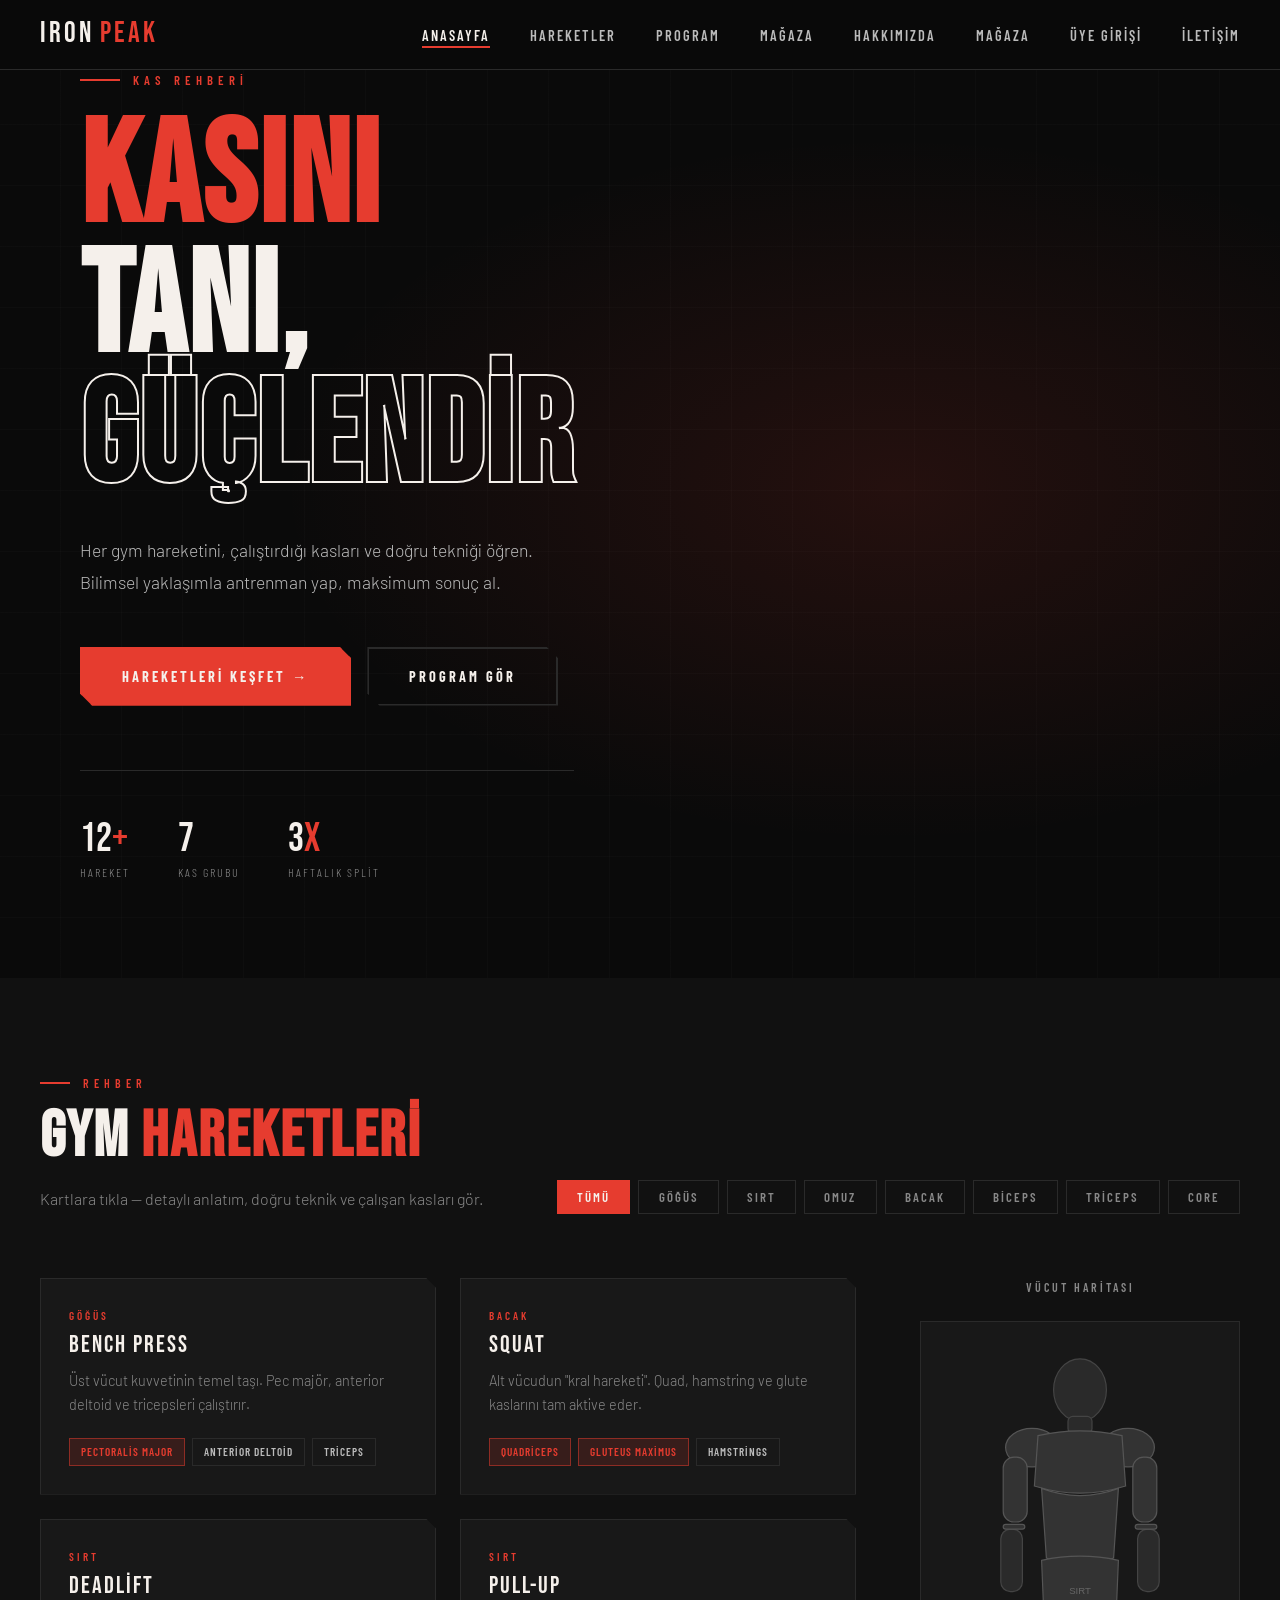
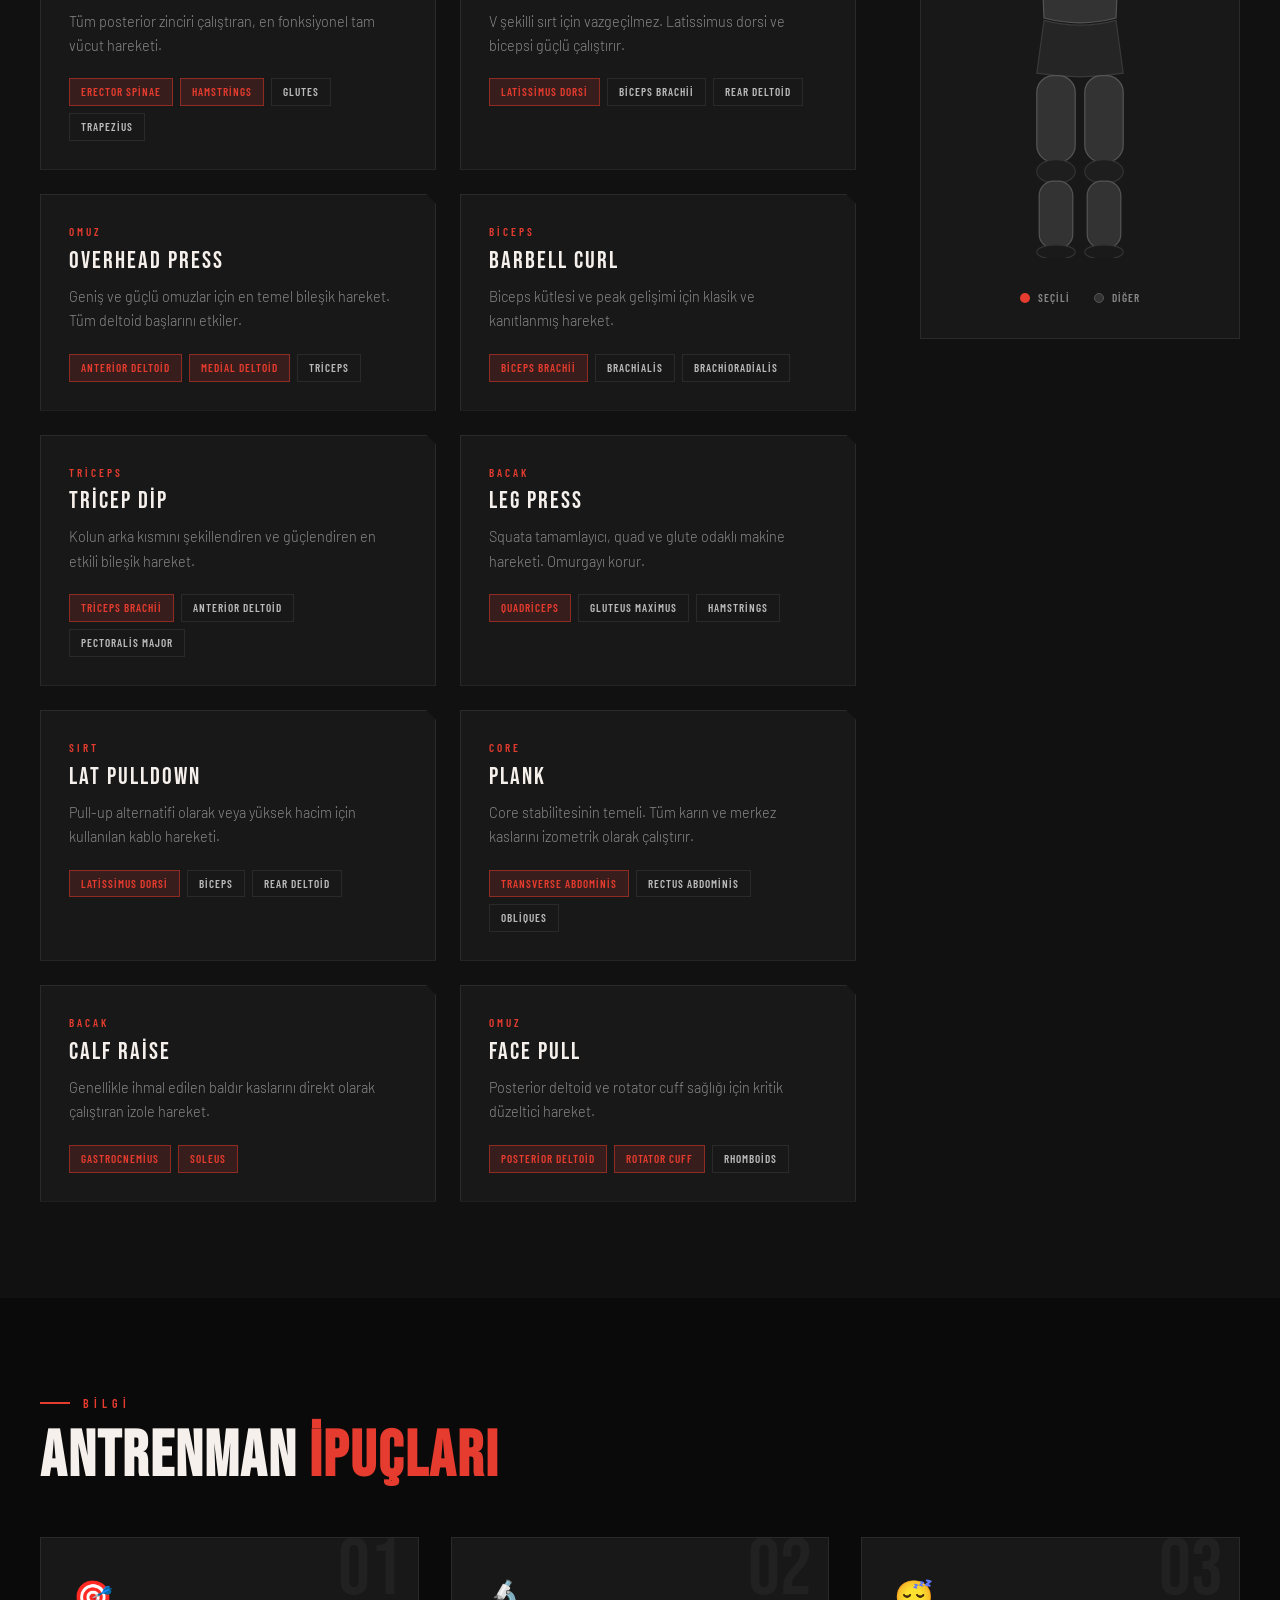
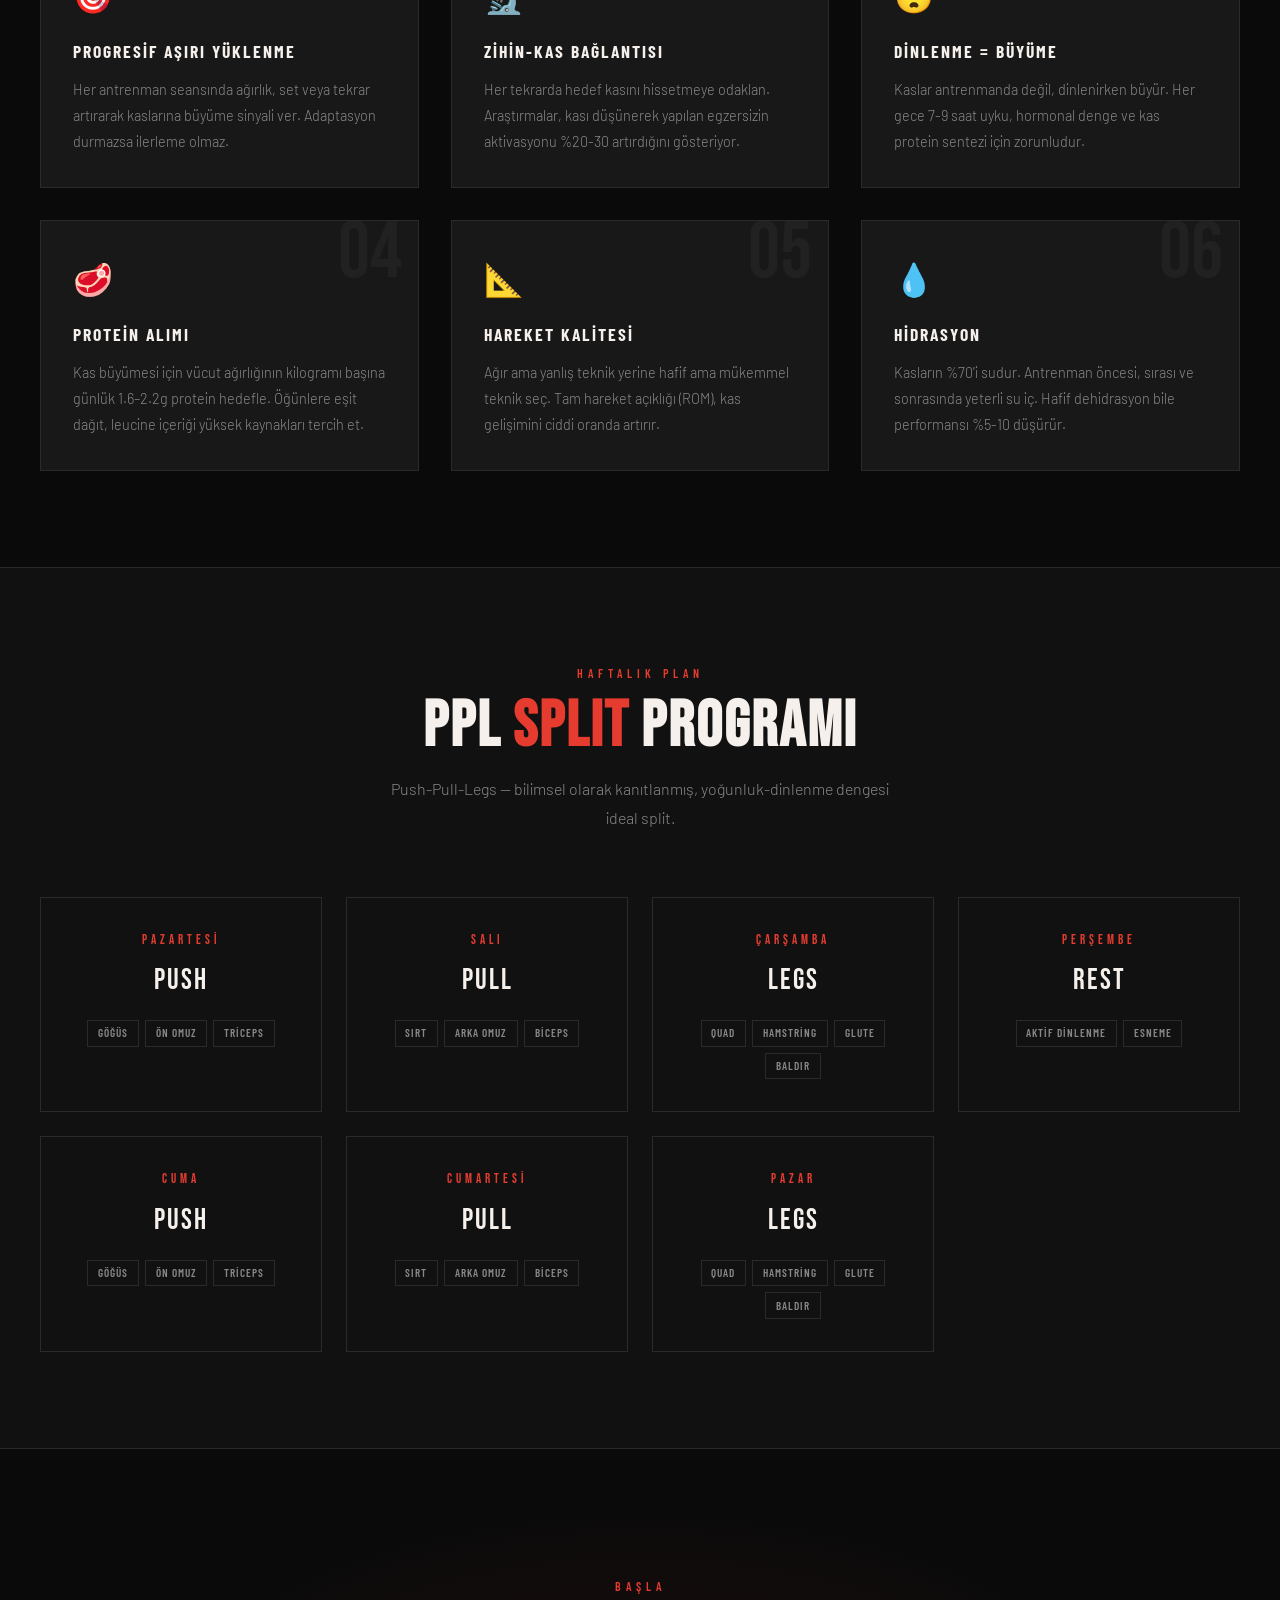
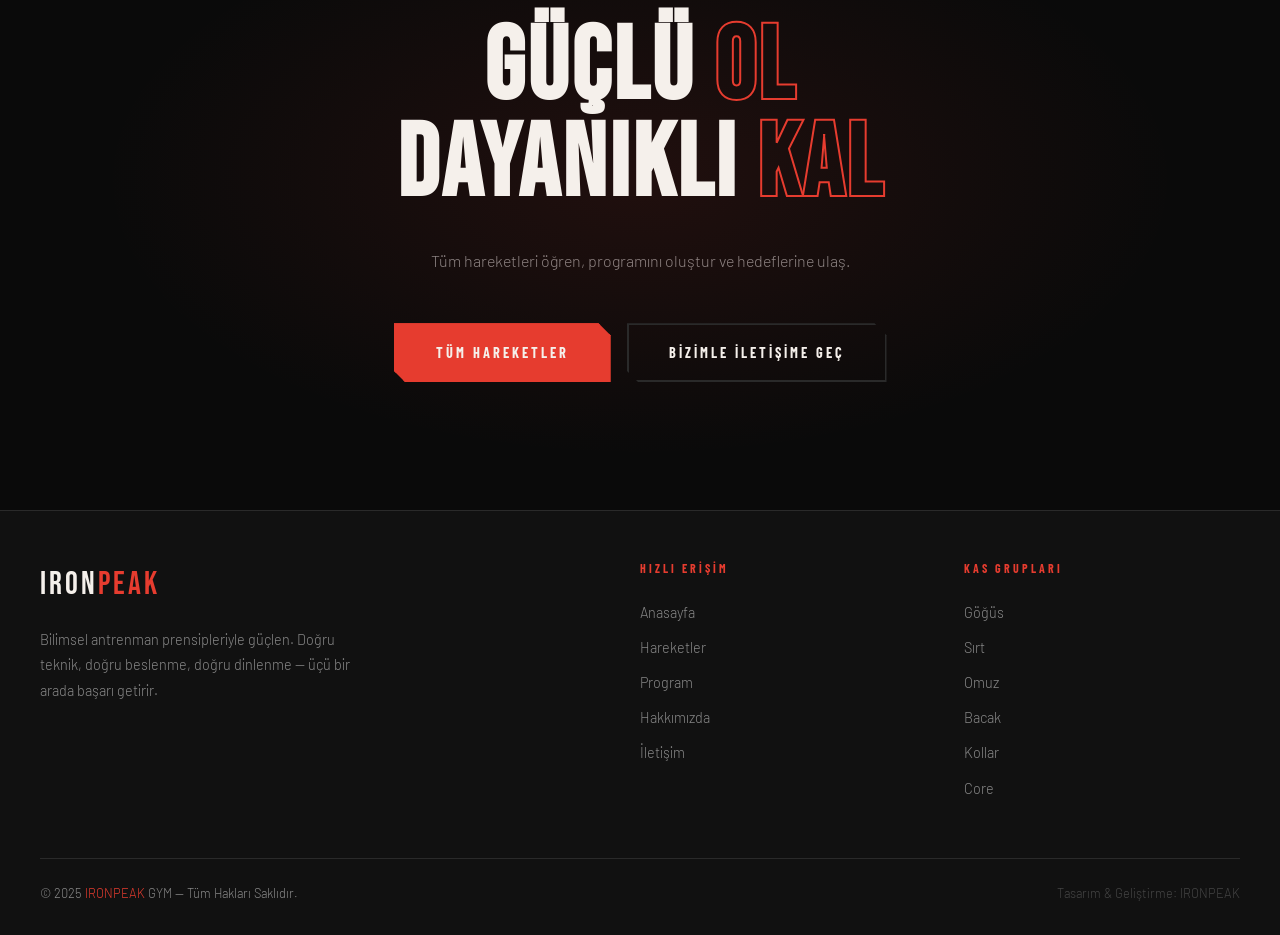
<file: index.html>
<!DOCTYPE html>
<html lang="tr">
<head>
  <meta charset="UTF-8">
  <meta name="viewport" content="width=device-width, initial-scale=1.0">
  <title>IRONPEAK GYM — Hareketler & Kas Rehberi</title>
  <meta name="description" content="Gym hareketleri ve çalışan kas grupları rehberi. Bench press, squat, deadlift ve daha fazlası.">
  <link rel="stylesheet" href="assets/css/style.css">
  <link rel="icon" type="image/png" href="favicon.png">
</head>
<body>
<!-- Mağaza -->

  <!-- Scroll Progress -->
  <div class="scroll-progress" id="scrollProgress"></div>
  <div class="mobile-menu" id="mobileMenu"></div>

  <!-- ── NAVBAR ── -->
  <nav class="navbar">
    <a href="index.html" class="nav-logo">IRON<span>PEAK</span></a>

    <ul class="nav-links">
      <li><a href="index.html" class="active">Anasayfa</a></li>
      <li><a href="#hareketler">Hareketler</a></li>
      <li><a href="#program">Program</a></li>
      <li><a href="magaza.html">Mağaza</a></li> 
      <li><a href="pages/about.html">Hakkımızda</a></li>
      <li><a href="../magaza.html">Mağaza</a></li>
      <li><a href="pages/uye.html">Üye Girişi</a></li>
      <li><a href="pages/contact.html">İletişim</a></li>
    </ul>

    <button class="hamburger" id="hamburger" aria-label="Menü">
      <span></span><span></span><span></span>
    </button>
  </nav>

  <!-- Mobile Menu -->
  <div class="mobile-menu" id="mobileMenu">
    <ul>
      <li><a href="index.html">Anasayfa</a></li>
      <li><a href="#hareketler">Hareketler</a></li>
      <li><a href="#program">Program</a></li>
      <li><a href="pages/about.html">Hakkımızda</a></li>
      <li><a href="pages/contact.html">İletişim</a></li>
      <li><a href="pages/uye.html">Üye Girişi</a></li>
    </ul>
  </div>

  <!-- ── HERO ── -->
  <section class="hero">
    <div class="hero-bg"></div>
    <div class="hero-content">
      <p class="hero-tag fade-up">Kas Rehberi</p>
      <h1 class="fade-up delay-1">
        <span class="line-red">KASINI</span><br>
        <span>TANI,</span><br>
        <span class="line-outline">GÜÇLENDİR</span>
      </h1>
      <p class="hero-sub fade-up delay-2">
        Her gym hareketini, çalıştırdığı kasları ve doğru tekniği öğren.
        Bilimsel yaklaşımla antrenman yap, maksimum sonuç al.
      </p>
      <div class="fade-up delay-3" style="display:flex;gap:1rem;flex-wrap:wrap;">
        <a href="#hareketler" class="btn-primary">Hareketleri Keşfet →</a>
        <a href="#program" class="btn-outline">Program Gör</a>
      </div>

      <div class="hero-stats fade-up delay-4">
        <div class="stat-item">
          <div class="stat-num">12<span>+</span></div>
          <div class="stat-label">Hareket</div>
        </div>
        <div class="stat-item">
          <div class="stat-num">7</div>
          <div class="stat-label">Kas Grubu</div>
        </div>
        <div class="stat-item">
          <div class="stat-num">3<span>x</span></div>
          <div class="stat-label">Haftalık Split</div>
        </div>
      </div>
    </div>
  </section>

  <!-- ── EXERCISES ── -->
  <section class="muscle-section" id="hareketler">
    <div class="muscle-header">
      <div>
        <p class="section-label">Rehber</p>
        <h2 class="section-title">GYM <em>HAREKETLERİ</em></h2>
        <p class="section-desc">Kartlara tıkla — detaylı anlatım, doğru teknik ve çalışan kasları gör.</p>
      </div>
      <div class="filter-tabs">
        <button class="filter-btn active" data-filter="all">Tümü</button>
        <button class="filter-btn" data-filter="göğüs">Göğüs</button>
        <button class="filter-btn" data-filter="sırt">Sırt</button>
        <button class="filter-btn" data-filter="omuz">Omuz</button>
        <button class="filter-btn" data-filter="bacak">Bacak</button>
        <button class="filter-btn" data-filter="biceps">Biceps</button>
        <button class="filter-btn" data-filter="triceps">Triceps</button>
        <button class="filter-btn" data-filter="core">Core</button>
      </div>
    </div>

    <div class="body-diagram-section">
      <div class="exercises-grid" id="exercisesGrid">

        <!-- GÖĞÜS -->
        <div class="exercise-card" data-muscle="göğüs" data-key="bench-press">
          <div class="card-muscle">Göğüs</div>
          <div class="card-name">Bench Press</div>
          <div class="card-desc">Üst vücut kuvvetinin temel taşı. Pec majör, anterior deltoid ve tricepsleri çalıştırır.</div>
          <div class="card-muscles-list">
            <span class="muscle-tag primary">Pectoralis Major</span>
            <span class="muscle-tag">Anterior Deltoid</span>
            <span class="muscle-tag">Triceps</span>
          </div>
        </div>

        <!-- SQUAT -->
        <div class="exercise-card" data-muscle="bacak" data-key="squat">
          <div class="card-muscle">Bacak</div>
          <div class="card-name">Squat</div>
          <div class="card-desc">Alt vücudun "kral hareketi". Quad, hamstring ve glute kaslarını tam aktive eder.</div>
          <div class="card-muscles-list">
            <span class="muscle-tag primary">Quadriceps</span>
            <span class="muscle-tag primary">Gluteus Maximus</span>
            <span class="muscle-tag">Hamstrings</span>
          </div>
        </div>

        <!-- DEADLIFT -->
        <div class="exercise-card" data-muscle="sırt" data-key="deadlift">
          <div class="card-muscle">Sırt</div>
          <div class="card-name">Deadlift</div>
          <div class="card-desc">Tüm posterior zinciri çalıştıran, en fonksiyonel tam vücut hareketi.</div>
          <div class="card-muscles-list">
            <span class="muscle-tag primary">Erector Spinae</span>
            <span class="muscle-tag primary">Hamstrings</span>
            <span class="muscle-tag">Glutes</span>
            <span class="muscle-tag">Trapezius</span>
          </div>
        </div>

        <!-- PULL-UP -->
        <div class="exercise-card" data-muscle="sırt" data-key="pull-up">
          <div class="card-muscle">Sırt</div>
          <div class="card-name">Pull-Up</div>
          <div class="card-desc">V şekilli sırt için vazgeçilmez. Latissimus dorsi ve bicepsi güçlü çalıştırır.</div>
          <div class="card-muscles-list">
            <span class="muscle-tag primary">Latissimus Dorsi</span>
            <span class="muscle-tag">Biceps Brachii</span>
            <span class="muscle-tag">Rear Deltoid</span>
          </div>
        </div>

        <!-- OVERHEAD PRESS -->
        <div class="exercise-card" data-muscle="omuz" data-key="overhead-press">
          <div class="card-muscle">Omuz</div>
          <div class="card-name">Overhead Press</div>
          <div class="card-desc">Geniş ve güçlü omuzlar için en temel bileşik hareket. Tüm deltoid başlarını etkiler.</div>
          <div class="card-muscles-list">
            <span class="muscle-tag primary">Anterior Deltoid</span>
            <span class="muscle-tag primary">Medial Deltoid</span>
            <span class="muscle-tag">Triceps</span>
          </div>
        </div>

        <!-- BARBELL CURL -->
        <div class="exercise-card" data-muscle="biceps" data-key="barbell-curl">
          <div class="card-muscle">Biceps</div>
          <div class="card-name">Barbell Curl</div>
          <div class="card-desc">Biceps kütlesi ve peak gelişimi için klasik ve kanıtlanmış hareket.</div>
          <div class="card-muscles-list">
            <span class="muscle-tag primary">Biceps Brachii</span>
            <span class="muscle-tag">Brachialis</span>
            <span class="muscle-tag">Brachioradialis</span>
          </div>
        </div>

        <!-- TRICEP DIP -->
        <div class="exercise-card" data-muscle="triceps" data-key="tricep-dip">
          <div class="card-muscle">Triceps</div>
          <div class="card-name">Tricep Dip</div>
          <div class="card-desc">Kolun arka kısmını şekillendiren ve güçlendiren en etkili bileşik hareket.</div>
          <div class="card-muscles-list">
            <span class="muscle-tag primary">Triceps Brachii</span>
            <span class="muscle-tag">Anterior Deltoid</span>
            <span class="muscle-tag">Pectoralis Major</span>
          </div>
        </div>

        <!-- LEG PRESS -->
        <div class="exercise-card" data-muscle="bacak" data-key="leg-press">
          <div class="card-muscle">Bacak</div>
          <div class="card-name">Leg Press</div>
          <div class="card-desc">Squata tamamlayıcı, quad ve glute odaklı makine hareketi. Omurgayı korur.</div>
          <div class="card-muscles-list">
            <span class="muscle-tag primary">Quadriceps</span>
            <span class="muscle-tag">Gluteus Maximus</span>
            <span class="muscle-tag">Hamstrings</span>
          </div>
        </div>

        <!-- LAT PULLDOWN -->
        <div class="exercise-card" data-muscle="sırt" data-key="lat-pulldown">
          <div class="card-muscle">Sırt</div>
          <div class="card-name">Lat Pulldown</div>
          <div class="card-desc">Pull-up alternatifi olarak veya yüksek hacim için kullanılan kablo hareketi.</div>
          <div class="card-muscles-list">
            <span class="muscle-tag primary">Latissimus Dorsi</span>
            <span class="muscle-tag">Biceps</span>
            <span class="muscle-tag">Rear Deltoid</span>
          </div>
        </div>

        <!-- PLANK -->
        <div class="exercise-card" data-muscle="core" data-key="plank">
          <div class="card-muscle">Core</div>
          <div class="card-name">Plank</div>
          <div class="card-desc">Core stabilitesinin temeli. Tüm karın ve merkez kaslarını izometrik olarak çalıştırır.</div>
          <div class="card-muscles-list">
            <span class="muscle-tag primary">Transverse Abdominis</span>
            <span class="muscle-tag">Rectus Abdominis</span>
            <span class="muscle-tag">Obliques</span>
          </div>
        </div>

        <!-- CALF RAISE -->
        <div class="exercise-card" data-muscle="bacak" data-key="calf-raise">
          <div class="card-muscle">Bacak</div>
          <div class="card-name">Calf Raise</div>
          <div class="card-desc">Genellikle ihmal edilen baldır kaslarını direkt olarak çalıştıran izole hareket.</div>
          <div class="card-muscles-list">
            <span class="muscle-tag primary">Gastrocnemius</span>
            <span class="muscle-tag primary">Soleus</span>
          </div>
        </div>

        <!-- FACE PULL -->
        <div class="exercise-card" data-muscle="omuz" data-key="face-pull">
          <div class="card-muscle">Omuz</div>
          <div class="card-name">Face Pull</div>
          <div class="card-desc">Posterior deltoid ve rotator cuff sağlığı için kritik düzeltici hareket.</div>
          <div class="card-muscles-list">
            <span class="muscle-tag primary">Posterior Deltoid</span>
            <span class="muscle-tag primary">Rotator Cuff</span>
            <span class="muscle-tag">Rhomboids</span>
          </div>
        </div>

      </div>

      <!-- Body Diagram Panel -->
      <div class="body-panel">
        <p class="body-panel-title">Vücut Haritası</p>
        <div class="body-svg-container">
          <svg viewBox="0 0 200 420" xmlns="http://www.w3.org/2000/svg">
            <!-- Head -->
            <ellipse cx="100" cy="30" rx="22" ry="26" fill="#2a2a2a" stroke="#444" stroke-width="1"/>
            <!-- Neck -->
            <rect x="90" y="52" width="20" height="14" rx="4" fill="#2a2a2a" stroke="#444" stroke-width="1"/>
            <!-- Shoulders -->
            <ellipse cx="60" cy="78" rx="22" ry="16" class="body-part" data-muscle="omuz"/>
            <ellipse cx="140" cy="78" rx="22" ry="16" class="body-part" data-muscle="omuz"/>
            <!-- Chest -->
            <path d="M65 68 Q100 60 135 68 L138 110 Q100 122 62 110 Z" class="body-part" data-muscle="göğüs"/>
            <!-- Upper Arms -->
            <rect x="36" y="86" width="20" height="54" rx="9" class="body-part" data-muscle="biceps"/>
            <rect x="144" y="86" width="20" height="54" rx="9" class="body-part" data-muscle="biceps"/>
            <!-- Forearms -->
            <rect x="34" y="146" width="18" height="52" rx="8" fill="#2a2a2a" stroke="#444" stroke-width="1"/>
            <rect x="148" y="146" width="18" height="52" rx="8" fill="#2a2a2a" stroke="#444" stroke-width="1"/>
            <!-- Back / upper back (shown as separate color for triceps on arm back side) -->
            <!-- Core / Abs -->
            <path d="M68 112 Q100 124 132 112 L128 170 Q100 182 72 170 Z" class="body-part" data-muscle="core"/>
            <!-- Back indicator (just label area) -->
            <path d="M68 172 Q100 165 132 172 L130 220 Q100 228 70 220 Z" class="body-part" data-muscle="sırt"/>
            <!-- Upper back label -->
            <text x="100" y="200" text-anchor="middle" fill="#666" font-size="8" font-family="sans-serif">SIRT</text>
            <!-- Triceps label on arm -->
            <rect x="36" y="142" width="18" height="4" rx="2" class="body-part" data-muscle="triceps"/>
            <rect x="146" y="142" width="18" height="4" rx="2" class="body-part" data-muscle="triceps"/>
            <!-- Hips -->
            <path d="M70 222 Q100 230 130 222 L136 266 Q100 272 64 266 Z" fill="#252525" stroke="#3a3a3a" stroke-width="1"/>
            <!-- Quads -->
            <rect x="64" y="268" width="32" height="72" rx="14" class="body-part" data-muscle="bacak"/>
            <rect x="104" y="268" width="32" height="72" rx="14" class="body-part" data-muscle="bacak"/>
            <!-- Knees -->
            <ellipse cx="80" cy="348" rx="16" ry="10" fill="#1e1e1e" stroke="#333" stroke-width="1"/>
            <ellipse cx="120" cy="348" rx="16" ry="10" fill="#1e1e1e" stroke="#333" stroke-width="1"/>
            <!-- Calves -->
            <rect x="66" y="356" width="28" height="56" rx="12" class="body-part" data-muscle="bacak"/>
            <rect x="106" y="356" width="28" height="56" rx="12" class="body-part" data-muscle="bacak"/>
            <!-- Feet -->
            <ellipse cx="80" cy="415" rx="16" ry="6" fill="#1a1a1a" stroke="#333" stroke-width="1"/>
            <ellipse cx="120" cy="415" rx="16" ry="6" fill="#1a1a1a" stroke="#333" stroke-width="1"/>
          </svg>
          <div class="body-legend">
            <div class="legend-item"><div class="legend-dot active"></div> Seçili</div>
            <div class="legend-item"><div class="legend-dot inactive"></div> Diğer</div>
          </div>
        </div>
      </div>
    </div>
  </section>

  <!-- ── TIPS ── -->
  <section class="tips-section">
    <p class="section-label">Bilgi</p>
    <h2 class="section-title">ANTRENMAN <em>İPUÇLARI</em></h2>
    <div class="tips-grid">
      <div class="tip-card">
        <div class="tip-num">01</div>
        <div class="tip-icon">🎯</div>
        <div class="tip-title">Progresif Aşırı Yüklenme</div>
        <div class="tip-text">Her antrenman seansında ağırlık, set veya tekrar artırarak kaslarına büyüme sinyali ver. Adaptasyon durmazsa ilerleme olmaz.</div>
      </div>
      <div class="tip-card">
        <div class="tip-num">02</div>
        <div class="tip-icon">🔬</div>
        <div class="tip-title">Zihin-Kas Bağlantısı</div>
        <div class="tip-text">Her tekrarda hedef kasını hissetmeye odaklan. Araştırmalar, kası düşünerek yapılan egzersizin aktivasyonu %20-30 artırdığını gösteriyor.</div>
      </div>
      <div class="tip-card">
        <div class="tip-num">03</div>
        <div class="tip-icon">😴</div>
        <div class="tip-title">Dinlenme = Büyüme</div>
        <div class="tip-text">Kaslar antrenmanda değil, dinlenirken büyür. Her gece 7-9 saat uyku, hormonal denge ve kas protein sentezi için zorunludur.</div>
      </div>
      <div class="tip-card">
        <div class="tip-num">04</div>
        <div class="tip-icon">🥩</div>
        <div class="tip-title">Protein Alımı</div>
        <div class="tip-text">Kas büyümesi için vücut ağırlığının kilogramı başına günlük 1.6–2.2g protein hedefle. Öğünlere eşit dağıt, leucine içeriği yüksek kaynakları tercih et.</div>
      </div>
      <div class="tip-card">
        <div class="tip-num">05</div>
        <div class="tip-icon">📐</div>
        <div class="tip-title">Hareket Kalitesi</div>
        <div class="tip-text">Ağır ama yanlış teknik yerine hafif ama mükemmel teknik seç. Tam hareket açıklığı (ROM), kas gelişimini ciddi oranda artırır.</div>
      </div>
      <div class="tip-card">
        <div class="tip-num">06</div>
        <div class="tip-icon">💧</div>
        <div class="tip-title">Hidrasyon</div>
        <div class="tip-text">Kasların %70'i sudur. Antrenman öncesi, sırası ve sonrasında yeterli su iç. Hafif dehidrasyon bile performansı %5-10 düşürür.</div>
      </div>
    </div>
  </section>

  <!-- ── PROGRAM SPLIT ── -->
  <section class="split-section" id="program">
    <div class="split-header">
      <p class="section-label">Haftalık Plan</p>
      <h2 class="section-title">PPL <em>SPLIT</em> PROGRAMI</h2>
      <p class="section-desc" style="margin:0 auto;text-align:center;">Push-Pull-Legs — bilimsel olarak kanıtlanmış, yoğunluk-dinlenme dengesi ideal split.</p>
    </div>

    <div class="split-grid">
      <div class="split-card">
        <div class="split-day">Pazartesi</div>
        <div class="split-name">PUSH</div>
        <div class="split-muscles">
          <span class="split-tag">Göğüs</span>
          <span class="split-tag">Ön Omuz</span>
          <span class="split-tag">Triceps</span>
        </div>
      </div>
      <div class="split-card">
        <div class="split-day">Salı</div>
        <div class="split-name">PULL</div>
        <div class="split-muscles">
          <span class="split-tag">Sırt</span>
          <span class="split-tag">Arka Omuz</span>
          <span class="split-tag">Biceps</span>
        </div>
      </div>
      <div class="split-card">
        <div class="split-day">Çarşamba</div>
        <div class="split-name">LEGS</div>
        <div class="split-muscles">
          <span class="split-tag">Quad</span>
          <span class="split-tag">Hamstring</span>
          <span class="split-tag">Glute</span>
          <span class="split-tag">Baldır</span>
        </div>
      </div>
      <div class="split-card">
        <div class="split-day">Perşembe</div>
        <div class="split-name">REST</div>
        <div class="split-muscles">
          <span class="split-tag">Aktif Dinlenme</span>
          <span class="split-tag">Esneme</span>
        </div>
      </div>
      <div class="split-card">
        <div class="split-day">Cuma</div>
        <div class="split-name">PUSH</div>
        <div class="split-muscles">
          <span class="split-tag">Göğüs</span>
          <span class="split-tag">Ön Omuz</span>
          <span class="split-tag">Triceps</span>
        </div>
      </div>
      <div class="split-card">
        <div class="split-day">Cumartesi</div>
        <div class="split-name">PULL</div>
        <div class="split-muscles">
          <span class="split-tag">Sırt</span>
          <span class="split-tag">Arka Omuz</span>
          <span class="split-tag">Biceps</span>
        </div>
      </div>
      <div class="split-card">
        <div class="split-day">Pazar</div>
        <div class="split-name">LEGS</div>
        <div class="split-muscles">
          <span class="split-tag">Quad</span>
          <span class="split-tag">Hamstring</span>
          <span class="split-tag">Glute</span>
          <span class="split-tag">Baldır</span>
        </div>
      </div>
    </div>
  </section>

  <!-- ── CTA ── -->
  <section class="cta-section">
    <p class="section-label">Başla</p>
    <h2 class="cta-title">GÜÇLÜ <em>OL</em><br>DAYANIKLI <em>KAL</em></h2>
    <p class="section-desc" style="margin:0 auto 3rem;text-align:center;">Tüm hareketleri öğren, programını oluştur ve hedeflerine ulaş.</p>
    <div class="cta-btns">
      <a href="#hareketler" class="btn-primary">Tüm Hareketler</a>
      <a href="pages/contact.html" class="btn-outline">Bizimle İletişime Geç</a>
    </div>
  </section>

  <!-- ── FOOTER ── -->
  <footer>
    <div class="footer-grid">
      <div>
        <div class="footer-logo">IRON<span>PEAK</span></div>
        <p class="footer-about">Bilimsel antrenman prensipleriyle güçlen. Doğru teknik, doğru beslenme, doğru dinlenme — üçü bir arada başarı getirir.</p>
      </div>
      <div>
        <div class="footer-col-title">Hızlı Erişim</div>
        <ul class="footer-links">
          <li><a href="index.html">Anasayfa</a></li>
          <li><a href="#hareketler">Hareketler</a></li>
          <li><a href="#program">Program</a></li>
          <li><a href="pages/about.html">Hakkımızda</a></li>
          <li><a href="pages/contact.html">İletişim</a></li>
        </ul>
      </div>
      <div>
        <div class="footer-col-title">Kas Grupları</div>
        <ul class="footer-links">
          <li><a href="#">Göğüs</a></li>
          <li><a href="#">Sırt</a></li>
          <li><a href="#">Omuz</a></li>
          <li><a href="#">Bacak</a></li>
          <li><a href="#">Kollar</a></li>
          <li><a href="#">Core</a></li>
        </ul>
      </div>
    </div>
    <div class="footer-bottom">
      <p class="footer-copy">© 2025 <span>IRONPEAK</span> GYM — Tüm Hakları Saklıdır.</p>
      <p class="footer-copy" style="color:#444;">Tasarım & Geliştirme: IRONPEAK</p>
    </div>
  </footer>

  <!-- ── MODAL ── -->
  <div class="modal-overlay" id="exerciseModal">
    <div class="modal">
      <button class="modal-close" aria-label="Kapat">✕</button>
      <div class="modal-muscle"></div>
      <div class="modal-title"></div>
      <p class="modal-desc"></p>
      <div class="modal-section-title">Teknik Adımları</div>
      <ol class="modal-steps"></ol>
      <div class="modal-section-title">Çalışan Kaslar</div>
      <div class="modal-tags"></div>
    </div>
  </div>

  <script src="assets/js/java.js"></script>
</body>
</html>
</file>
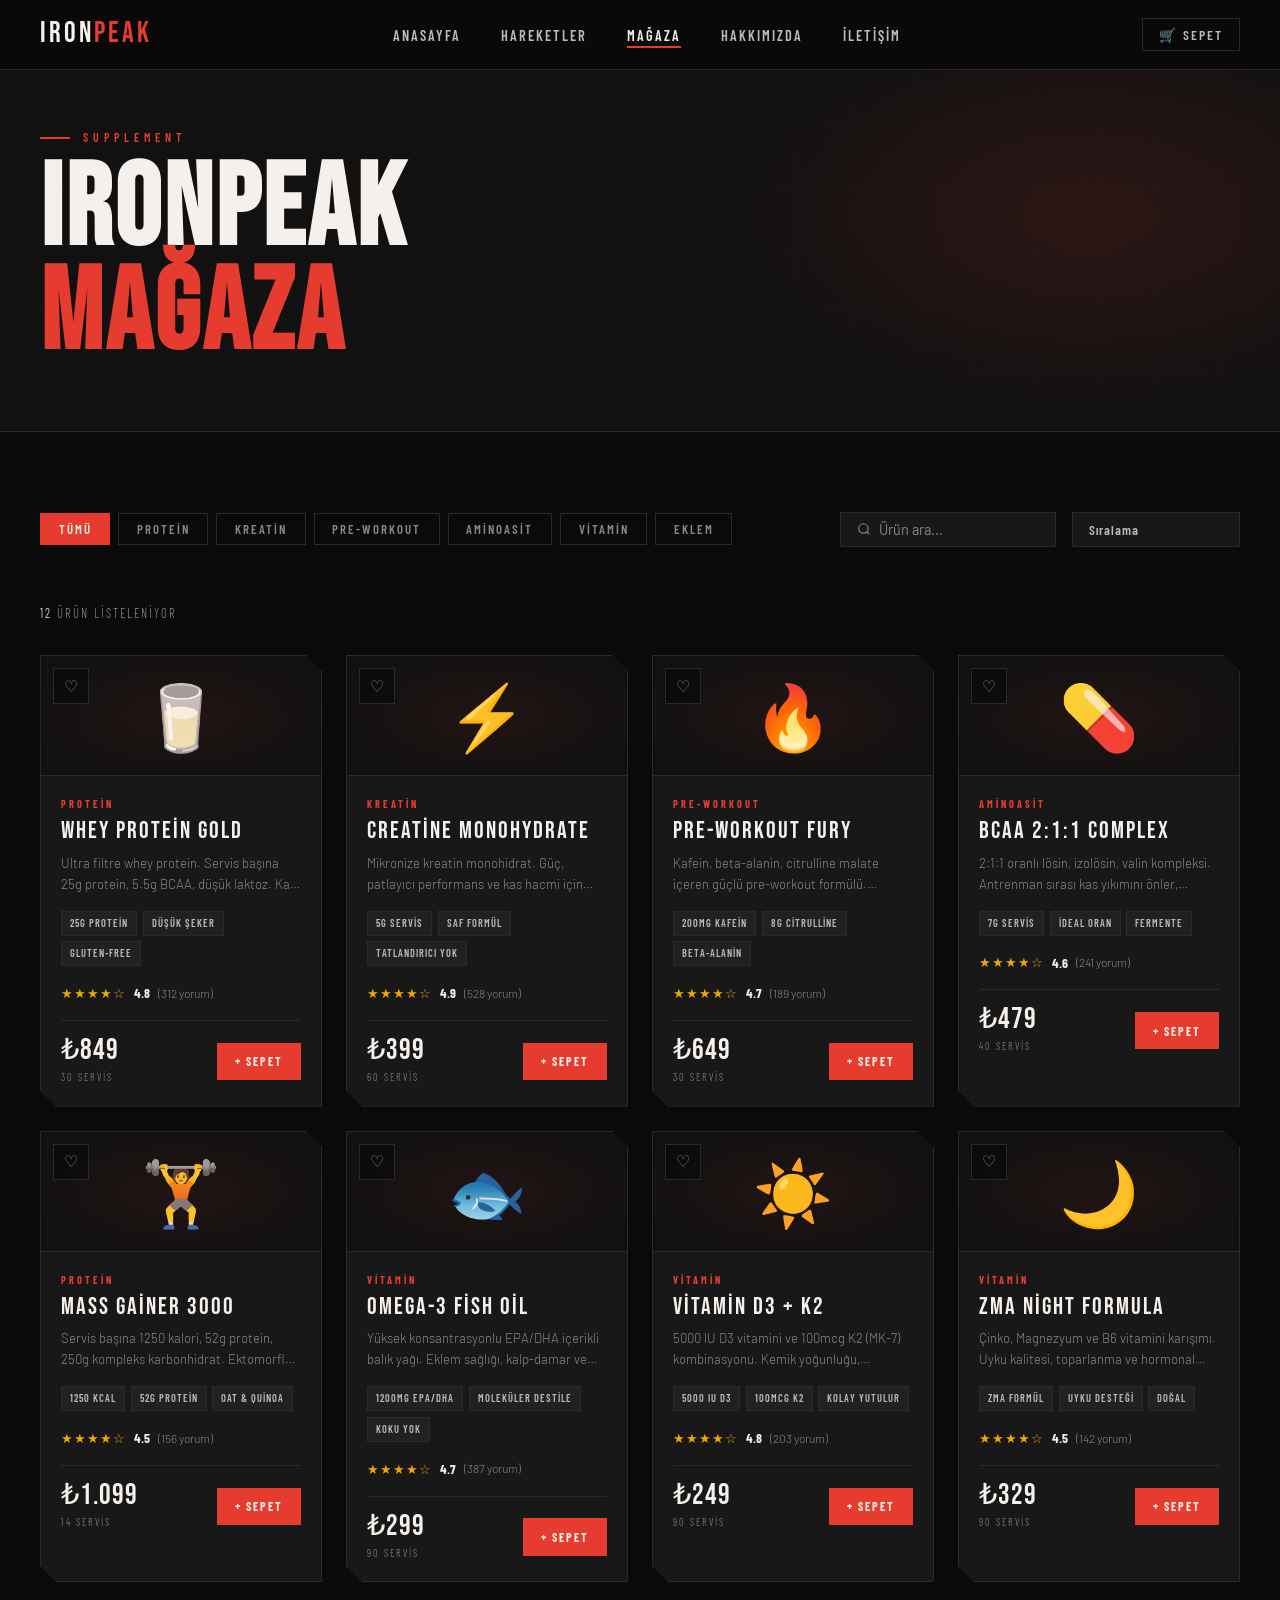
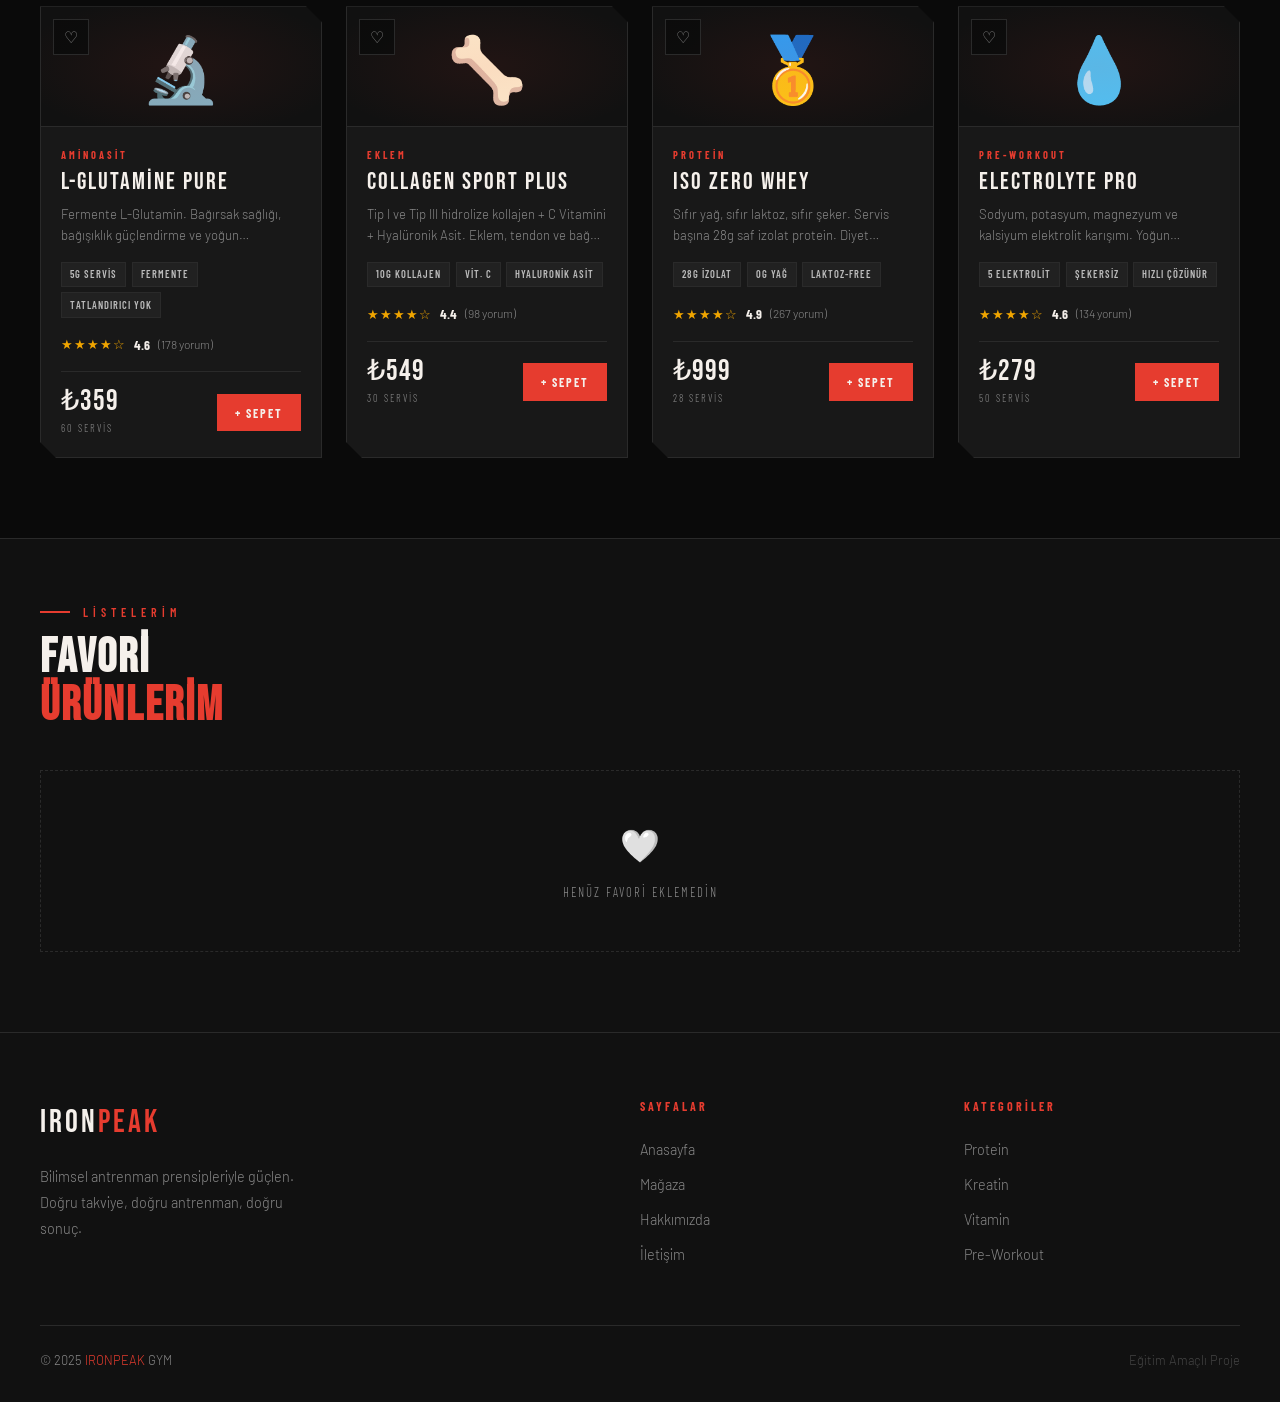
<file: magaza.html>
<!DOCTYPE html>
<html lang="tr">
<head>
  <meta charset="UTF-8">
  <meta name="viewport" content="width=device-width, initial-scale=1.0">
  <title>Mağaza — IRONPEAK GYM</title>
  <meta name="description" content="IRONPEAK Supplement Mağazası. Whey protein, kreatin, vitamin ve daha fazlası.">
  <link rel="preconnect" href="https://fonts.googleapis.com">
  <link href="https://fonts.googleapis.com/css2?family=Bebas+Neue&family=Barlow:ital,wght@0,300;0,400;0,600;0,700&family=Barlow+Condensed:wght@400;600;700&display=swap" rel="stylesheet">
  <link rel="icon" type="image/png" href="favicon.png">
  <style>
    /* ── CSS Variables (IRONPEAK Design System) ── */
    :root {
      --black:    #0a0a0a;
      --dark:     #111111;
      --card:     #181818;
      --border:   #2a2a2a;
      --red:      #e63c2f;
      --red-dark: #b52d22;
      --red-glow: rgba(230,60,47,0.25);
      --white:    #f5f0eb;
      --gray:     #888888;
      --gray-light: #bbbbbb;
      --accent:   #f0a500;
      --green:    #22c55e;
    }

    *, *::before, *::after { box-sizing: border-box; margin: 0; padding: 0; }
    html { scroll-behavior: smooth; }

    body {
      background: var(--black);
      color: var(--white);
      font-family: 'Barlow', sans-serif;
      font-weight: 300;
      line-height: 1.6;
      overflow-x: hidden;
    }

    ::-webkit-scrollbar { width: 4px; }
    ::-webkit-scrollbar-track { background: var(--dark); }
    ::-webkit-scrollbar-thumb { background: var(--red); border-radius: 2px; }

    /* ── SCROLL PROGRESS ── */
    .scroll-progress {
      position: fixed; top: 0; left: 0;
      height: 3px; width: 0;
      background: var(--red);
      z-index: 9999;
      transition: width 0.1s linear;
      box-shadow: 0 0 10px var(--red-glow);
    }

    /* ── NAVBAR ── */
    .navbar {
      position: fixed; top: 0; left: 0; right: 0; z-index: 1000;
      display: flex; align-items: center; justify-content: space-between;
      padding: 0 2.5rem; height: 70px;
      background: rgba(10,10,10,0.97);
      backdrop-filter: blur(12px);
      border-bottom: 1px solid var(--border);
      transition: all 0.3s;
    }
    .navbar.scrolled { height: 58px; border-bottom-color: var(--red); }

    .nav-logo {
      font-family: 'Bebas Neue', sans-serif;
      font-size: 1.8rem; letter-spacing: 3px;
      color: var(--white); text-decoration: none;
    }
    .nav-logo span { color: var(--red); }

    .nav-links { display: flex; list-style: none; gap: 2.5rem; align-items: center; }
    .nav-links a {
      color: var(--gray-light); text-decoration: none;
      font-family: 'Barlow Condensed', sans-serif;
      font-size: 0.9rem; font-weight: 600; letter-spacing: 2px;
      text-transform: uppercase; position: relative; transition: color 0.3s;
    }
    .nav-links a::after {
      content: ''; position: absolute; bottom: -4px; left: 0;
      width: 0; height: 2px; background: var(--red); transition: width 0.3s;
    }
    .nav-links a:hover, .nav-links a.active { color: var(--white); }
    .nav-links a:hover::after, .nav-links a.active::after { width: 100%; }

    /* Cart button in nav */
    .nav-cart-btn {
      position: relative;
      background: none; border: 1px solid var(--border);
      color: var(--gray-light); padding: 0.45rem 1rem;
      font-family: 'Barlow Condensed', sans-serif;
      font-size: 0.85rem; font-weight: 600; letter-spacing: 2px;
      text-transform: uppercase; cursor: pointer;
      transition: all 0.3s; display: flex; align-items: center; gap: 0.5rem;
    }
    .nav-cart-btn:hover { border-color: var(--red); color: var(--white); }
    .nav-cart-count {
      position: absolute; top: -8px; right: -8px;
      background: var(--red); color: var(--white);
      width: 18px; height: 18px; border-radius: 50%;
      font-size: 0.65rem; font-weight: 700;
      display: flex; align-items: center; justify-content: center;
      opacity: 0; transform: scale(0); transition: all 0.3s;
    }
    .nav-cart-count.visible { opacity: 1; transform: scale(1); }

    /* Hamburger */
    .hamburger {
      display: none; flex-direction: column; gap: 5px;
      cursor: pointer; padding: 6px; background: none; border: none;
    }
    .hamburger span {
      display: block; width: 26px; height: 2px;
      background: var(--white); border-radius: 2px;
      transition: all 0.35s cubic-bezier(0.23, 1, 0.32, 1);
    }
    .hamburger.open span:nth-child(1) { transform: translateY(7px) rotate(45deg); }
    .hamburger.open span:nth-child(2) { opacity: 0; transform: scaleX(0); }
    .hamburger.open span:nth-child(3) { transform: translateY(-7px) rotate(-45deg); }

    .mobile-menu {
      display: none; position: fixed;
      top: 70px; left: 0; right: 0;
      background: rgba(10,10,10,0.98); backdrop-filter: blur(20px);
      border-bottom: 2px solid var(--red); z-index: 999;
      padding: 1.5rem 2rem 2rem;
      transform: translateY(-110%);
      transition: transform 0.4s cubic-bezier(0.23, 1, 0.32, 1);
    }
    .mobile-menu.open { transform: translateY(0); }
    .mobile-menu ul { list-style: none; }
    .mobile-menu li { border-bottom: 1px solid var(--border); }
    .mobile-menu a {
      display: block; padding: 1rem 0;
      color: var(--gray-light); text-decoration: none;
      font-family: 'Barlow Condensed', sans-serif;
      font-size: 1.2rem; font-weight: 600; letter-spacing: 3px;
      text-transform: uppercase; transition: color 0.3s, padding-left 0.3s;
    }
    .mobile-menu a:hover { color: var(--red); padding-left: 1rem; }

    /* ── PAGE HERO ── */
    .page-hero {
      min-height: 42vh; display: flex; align-items: flex-end;
      padding: 8rem 2.5rem 4rem;
      position: relative; overflow: hidden;
      background: var(--dark); border-bottom: 1px solid var(--border);
    }
    .page-hero-bg {
      position: absolute; inset: 0;
      background:
        radial-gradient(ellipse 50% 80% at 85% 50%, rgba(230,60,47,0.13), transparent 60%),
        repeating-linear-gradient(0deg,transparent,transparent 60px,rgba(255,255,255,0.012) 60px,rgba(255,255,255,0.012) 61px),
        repeating-linear-gradient(90deg,transparent,transparent 60px,rgba(255,255,255,0.012) 60px,rgba(255,255,255,0.012) 61px);
    }
    .page-hero-content { position: relative; z-index: 1; }
    .page-hero h1 {
      font-family: 'Bebas Neue', sans-serif;
      font-size: clamp(3.5rem, 9vw, 7.5rem);
      letter-spacing: 3px; line-height: 0.9;
    }
    .page-hero h1 em { font-style: normal; color: var(--red); }
    .section-label {
      font-family: 'Barlow Condensed', sans-serif;
      font-size: 0.75rem; font-weight: 600; letter-spacing: 5px;
      text-transform: uppercase; color: var(--red);
      margin-bottom: 0.75rem; display: flex; align-items: center; gap: 0.8rem;
    }
    .section-label::before { content: ''; width: 30px; height: 2px; background: var(--red); }

    /* ── SHOP SECTION ── */
    .shop-section { background: var(--black); padding: 5rem 2.5rem; }

    /* Toolbar */
    .shop-toolbar {
      display: flex; align-items: center; justify-content: space-between;
      flex-wrap: wrap; gap: 1.5rem; margin-bottom: 3.5rem;
    }
    .shop-toolbar-left { display: flex; align-items: center; gap: 1rem; flex-wrap: wrap; }

    .filter-tabs { display: flex; gap: 0.5rem; flex-wrap: wrap; }
    .filter-btn {
      padding: 0.45rem 1.1rem;
      background: transparent; border: 1px solid var(--border);
      color: var(--gray); cursor: pointer;
      font-family: 'Barlow Condensed', sans-serif;
      font-size: 0.8rem; font-weight: 600; letter-spacing: 2px;
      text-transform: uppercase; transition: all 0.3s;
    }
    .filter-btn:hover { border-color: var(--gray); color: var(--white); }
    .filter-btn.active { background: var(--red); border-color: var(--red); color: var(--white); }

    .shop-toolbar-right { display: flex; align-items: center; gap: 1rem; }

    .search-box {
      display: flex; align-items: center; gap: 0.5rem;
      background: var(--card); border: 1px solid var(--border);
      padding: 0.5rem 1rem; transition: border-color 0.3s;
    }
    .search-box:focus-within { border-color: var(--red); }
    .search-box input {
      background: none; border: none; color: var(--white);
      font-family: 'Barlow', sans-serif; font-size: 0.9rem; outline: none; width: 160px;
    }
    .search-box input::placeholder { color: var(--gray); }
    .search-box svg { color: var(--gray); flex-shrink: 0; }

    .sort-select {
      background: var(--card); border: 1px solid var(--border);
      color: var(--gray-light); padding: 0.5rem 1rem;
      font-family: 'Barlow Condensed', sans-serif;
      font-size: 0.85rem; font-weight: 600; letter-spacing: 1px;
      cursor: pointer; outline: none; appearance: none;
      transition: border-color 0.3s;
    }
    .sort-select:focus { border-color: var(--red); }

    /* Results info */
    .results-info {
      font-family: 'Barlow Condensed', sans-serif;
      font-size: 0.8rem; letter-spacing: 2px;
      text-transform: uppercase; color: var(--gray);
      margin-bottom: 2rem;
    }
    .results-info span { color: var(--white); }

    /* ── PRODUCT GRID ── */
    .product-grid {
      display: grid;
      grid-template-columns: repeat(auto-fill, minmax(280px, 1fr));
      gap: 1.5rem;
    }

    /* Product Card */
    .product-card {
      background: var(--card);
      border: 1px solid var(--border);
      position: relative; overflow: hidden;
      cursor: pointer;
      transition: border-color 0.3s, transform 0.3s, box-shadow 0.3s;
      clip-path: polygon(0 0, calc(100% - 16px) 0, 100% 16px, 100% 100%, 16px 100%, 0 calc(100% - 16px));
    }
    .product-card:hover {
      border-color: var(--red);
      transform: translateY(-4px);
      box-shadow: 0 16px 40px rgba(0,0,0,0.4), 0 0 0 1px var(--red-glow);
    }
    .product-card.hidden { display: none; }

    /* Badge */
    .card-badge {
      position: absolute; top: 0; right: 0;
      background: var(--red);
      font-family: 'Barlow Condensed', sans-serif;
      font-size: 0.65rem; font-weight: 700; letter-spacing: 2px;
      text-transform: uppercase; color: var(--white);
      padding: 0.3rem 0.7rem;
    }
    .card-badge.premium { background: var(--accent); color: var(--black); }
    .card-badge.new { background: var(--green); }
    .card-badge.stock { background: #555; }

    /* Fav button */
    .fav-btn {
      position: absolute; top: 0.75rem; left: 0.75rem;
      background: rgba(10,10,10,0.8); border: 1px solid var(--border);
      width: 36px; height: 36px;
      display: flex; align-items: center; justify-content: center;
      cursor: pointer; transition: all 0.3s; font-size: 1rem;
      color: var(--gray); z-index: 2;
    }
    .fav-btn:hover { border-color: #e63c2f55; color: var(--red); }
    .fav-btn.active { border-color: var(--red); color: var(--red); background: rgba(230,60,47,0.15); }

    /* Card icon area */
    .card-icon-area {
      height: 120px; display: flex; align-items: center; justify-content: center;
      background: var(--dark); font-size: 4rem;
      border-bottom: 1px solid var(--border);
      position: relative; overflow: hidden;
    }
    .card-icon-area::after {
      content: '';
      position: absolute; inset: 0;
      background: radial-gradient(ellipse 60% 60% at 50% 50%, rgba(230,60,47,0.08), transparent);
    }

    /* Card body */
    .card-body { padding: 1.25rem; }

    .card-category {
      font-family: 'Barlow Condensed', sans-serif;
      font-size: 0.65rem; font-weight: 700; letter-spacing: 3px;
      text-transform: uppercase; color: var(--red);
      margin-bottom: 0.4rem;
    }

    .card-name {
      font-family: 'Bebas Neue', sans-serif;
      font-size: 1.5rem; letter-spacing: 2px;
      color: var(--white); line-height: 1; margin-bottom: 0.6rem;
    }

    .card-desc {
      font-size: 0.82rem; color: var(--gray); line-height: 1.6;
      margin-bottom: 1rem;
      display: -webkit-box; -webkit-line-clamp: 2;
      -webkit-box-orient: vertical; overflow: hidden;
    }

    /* Tags */
    .card-tags { display: flex; flex-wrap: wrap; gap: 0.35rem; margin-bottom: 1rem; }
    .card-tag {
      font-family: 'Barlow Condensed', sans-serif;
      font-size: 0.65rem; font-weight: 600; letter-spacing: 1px;
      text-transform: uppercase; color: var(--gray-light);
      background: rgba(255,255,255,0.04);
      border: 1px solid var(--border);
      padding: 0.2rem 0.5rem;
    }

    /* Rating */
    .card-rating {
      display: flex; align-items: center; gap: 0.5rem;
      margin-bottom: 1rem;
    }
    .stars { color: var(--accent); font-size: 0.8rem; letter-spacing: 1px; }
    .rating-num {
      font-family: 'Barlow Condensed', sans-serif;
      font-size: 0.85rem; font-weight: 700; color: var(--white);
    }
    .rating-count {
      font-size: 0.75rem; color: var(--gray);
    }

    /* Card footer */
    .card-footer {
      display: flex; align-items: center; justify-content: space-between;
      padding-top: 1rem; border-top: 1px solid var(--border);
      gap: 0.75rem;
    }
    .card-price {
      font-family: 'Bebas Neue', sans-serif;
      font-size: 1.8rem; letter-spacing: 1px; color: var(--white); line-height: 1;
    }
    .card-price-sub {
      font-family: 'Barlow Condensed', sans-serif;
      font-size: 0.65rem; letter-spacing: 2px;
      text-transform: uppercase; color: var(--gray); margin-top: 0.2rem;
    }

    .add-to-cart-btn {
      display: flex; align-items: center; gap: 0.4rem;
      background: var(--red); border: 2px solid var(--red);
      color: var(--white); padding: 0.6rem 1rem;
      font-family: 'Barlow Condensed', sans-serif;
      font-size: 0.75rem; font-weight: 700; letter-spacing: 2px;
      text-transform: uppercase; cursor: pointer;
      transition: all 0.3s; white-space: nowrap; flex-shrink: 0;
    }
    .add-to-cart-btn:hover { background: transparent; color: var(--red); }
    .add-to-cart-btn.in-cart {
      background: transparent; border-color: var(--green); color: var(--green);
    }
    .add-to-cart-btn.in-cart:hover { background: rgba(34,197,94,0.1); }

    /* ── EMPTY STATE ── */
    .empty-state {
      grid-column: 1 / -1; text-align: center; padding: 5rem 2rem;
      display: none;
    }
    .empty-state.show { display: block; }
    .empty-state-icon { font-size: 3rem; margin-bottom: 1rem; }
    .empty-state h3 {
      font-family: 'Bebas Neue', sans-serif;
      font-size: 2rem; letter-spacing: 2px; margin-bottom: 0.5rem;
    }
    .empty-state p { color: var(--gray); }

    /* ── CART PANEL ── */
    .cart-overlay {
      position: fixed; inset: 0; background: rgba(0,0,0,0.7);
      backdrop-filter: blur(6px); z-index: 3000;
      opacity: 0; pointer-events: none;
      transition: opacity 0.35s;
    }
    .cart-overlay.open { opacity: 1; pointer-events: all; }

    .cart-panel {
      position: fixed; top: 0; right: 0; bottom: 0;
      width: min(420px, 100vw);
      background: var(--dark); border-left: 1px solid var(--border);
      z-index: 3001;
      transform: translateX(100%);
      transition: transform 0.4s cubic-bezier(0.23, 1, 0.32, 1);
      display: flex; flex-direction: column;
    }
    .cart-overlay.open .cart-panel { transform: translateX(0); }

    .cart-header {
      display: flex; align-items: center; justify-content: space-between;
      padding: 1.5rem 1.75rem;
      border-bottom: 1px solid var(--border);
    }
    .cart-title {
      font-family: 'Bebas Neue', sans-serif;
      font-size: 1.5rem; letter-spacing: 3px;
    }
    .cart-title span { color: var(--red); }
    .cart-close-btn {
      background: none; border: 1px solid var(--border);
      color: var(--gray); width: 32px; height: 32px;
      font-size: 1.1rem; cursor: pointer;
      display: flex; align-items: center; justify-content: center;
      transition: all 0.2s;
    }
    .cart-close-btn:hover { border-color: var(--red); color: var(--red); }

    .cart-items { flex: 1; overflow-y: auto; padding: 1.25rem 1.75rem; }

    .cart-empty {
      text-align: center; padding: 4rem 1rem;
      display: none;
    }
    .cart-empty.show { display: block; }
    .cart-empty-icon { font-size: 2.5rem; margin-bottom: 0.75rem; }
    .cart-empty p {
      font-family: 'Barlow Condensed', sans-serif;
      font-size: 0.85rem; letter-spacing: 2px; text-transform: uppercase; color: var(--gray);
    }

    .cart-item {
      display: flex; align-items: center; gap: 1rem;
      padding: 1rem 0; border-bottom: 1px solid var(--border);
      animation: slideIn 0.3s ease;
    }
    @keyframes slideIn { from { opacity: 0; transform: translateX(20px); } to { opacity: 1; transform: translateX(0); } }

    .cart-item-icon {
      width: 52px; height: 52px; flex-shrink: 0;
      background: var(--card); border: 1px solid var(--border);
      display: flex; align-items: center; justify-content: center;
      font-size: 1.6rem;
    }
    .cart-item-info { flex: 1; min-width: 0; }
    .cart-item-name {
      font-family: 'Barlow Condensed', sans-serif;
      font-size: 0.95rem; font-weight: 700; letter-spacing: 1px;
      white-space: nowrap; overflow: hidden; text-overflow: ellipsis;
    }
    .cart-item-price {
      font-family: 'Bebas Neue', sans-serif;
      font-size: 1.1rem; color: var(--red); margin-top: 0.15rem;
    }

    .cart-item-controls { display: flex; align-items: center; gap: 0.4rem; }
    .qty-btn {
      width: 28px; height: 28px; background: var(--card); border: 1px solid var(--border);
      color: var(--white); font-size: 1rem; cursor: pointer;
      display: flex; align-items: center; justify-content: center;
      transition: border-color 0.2s; flex-shrink: 0;
    }
    .qty-btn:hover { border-color: var(--red); }
    .qty-num {
      width: 28px; text-align: center;
      font-family: 'Bebas Neue', sans-serif; font-size: 1.1rem;
    }
    .cart-item-remove {
      background: none; border: none; color: var(--gray);
      cursor: pointer; font-size: 1rem; padding: 0.25rem;
      transition: color 0.2s; line-height: 1;
    }
    .cart-item-remove:hover { color: var(--red); }

    /* Cart Footer */
    .cart-footer { padding: 1.25rem 1.75rem; border-top: 1px solid var(--border); }
    .cart-summary { margin-bottom: 1.25rem; }
    .cart-row {
      display: flex; justify-content: space-between;
      font-size: 0.9rem; color: var(--gray);
      padding: 0.3rem 0;
    }
    .cart-row.total {
      font-family: 'Bebas Neue', sans-serif;
      font-size: 1.4rem; letter-spacing: 2px; color: var(--white);
      border-top: 1px solid var(--border); margin-top: 0.5rem; padding-top: 0.75rem;
    }
    .cart-row.total span:last-child { color: var(--red); }
    .checkout-btn {
      width: 100%; padding: 1rem; background: var(--red); border: 2px solid var(--red);
      color: var(--white); font-family: 'Barlow Condensed', sans-serif;
      font-size: 1rem; font-weight: 700; letter-spacing: 3px;
      text-transform: uppercase; cursor: pointer; transition: all 0.3s;
    }
    .checkout-btn:hover { background: transparent; color: var(--red); }
    .clear-cart-btn {
      width: 100%; margin-top: 0.75rem; padding: 0.6rem;
      background: transparent; border: 1px solid var(--border);
      color: var(--gray); font-family: 'Barlow Condensed', sans-serif;
      font-size: 0.75rem; font-weight: 600; letter-spacing: 2px;
      text-transform: uppercase; cursor: pointer; transition: all 0.2s;
    }
    .clear-cart-btn:hover { border-color: var(--red); color: var(--red); }

    /* ── FAVORITES SECTION ── */
    .fav-section {
      background: var(--dark);
      padding: 4rem 2.5rem 5rem;
      border-top: 1px solid var(--border);
    }
    .fav-section-head {
      display: flex; align-items: center; justify-content: space-between;
      margin-bottom: 2.5rem;
    }
    .section-title {
      font-family: 'Bebas Neue', sans-serif;
      font-size: clamp(2rem, 4vw, 3rem); letter-spacing: 2px; line-height: 1;
    }
    .section-title em { font-style: normal; color: var(--red); }

    .fav-grid {
      display: grid;
      grid-template-columns: repeat(auto-fill, minmax(240px, 1fr));
      gap: 1rem;
    }

    .fav-empty {
      grid-column: 1 / -1;
      padding: 3rem; text-align: center;
      border: 1px dashed var(--border); color: var(--gray);
    }
    .fav-empty-icon { font-size: 2rem; margin-bottom: 0.75rem; }
    .fav-empty p {
      font-family: 'Barlow Condensed', sans-serif;
      font-size: 0.8rem; letter-spacing: 2px; text-transform: uppercase;
    }

    /* Mini card for favorites */
    .fav-card {
      background: var(--card); border: 1px solid var(--border);
      display: flex; align-items: center; gap: 1rem;
      padding: 0.875rem 1rem;
      transition: border-color 0.3s;
      animation: fadeUp 0.4s ease;
    }
    .fav-card:hover { border-color: rgba(230,60,47,0.4); }
    .fav-card-icon {
      font-size: 1.75rem; width: 44px; height: 44px;
      background: var(--dark); display: flex;
      align-items: center; justify-content: center; flex-shrink: 0;
    }
    .fav-card-body { flex: 1; min-width: 0; }
    .fav-card-name {
      font-family: 'Barlow Condensed', sans-serif;
      font-size: 0.9rem; font-weight: 700; letter-spacing: 1px;
      white-space: nowrap; overflow: hidden; text-overflow: ellipsis;
    }
    .fav-card-price { font-size: 0.8rem; color: var(--red); margin-top: 0.15rem; }
    .fav-remove {
      background: none; border: none; color: var(--gray);
      cursor: pointer; font-size: 0.9rem; padding: 0.25rem;
      transition: color 0.2s;
    }
    .fav-remove:hover { color: var(--red); }

    /* ── TOAST ── */
    .toast-container {
      position: fixed; bottom: 2rem; left: 50%; transform: translateX(-50%);
      z-index: 5000; display: flex; flex-direction: column;
      align-items: center; gap: 0.5rem; pointer-events: none;
    }
    .toast {
      background: var(--card); border: 1px solid var(--border);
      color: var(--white); padding: 0.75rem 1.5rem;
      font-family: 'Barlow Condensed', sans-serif;
      font-size: 0.85rem; font-weight: 600; letter-spacing: 2px;
      text-transform: uppercase;
      display: flex; align-items: center; gap: 0.75rem;
      opacity: 0; transform: translateY(20px);
      transition: all 0.3s; pointer-events: none;
    }
    .toast.show { opacity: 1; transform: translateY(0); }
    .toast.fav-toast { border-color: var(--red); }
    .toast.cart-toast { border-color: var(--green); }

    /* ── FOOTER ── */
    footer {
      background: var(--dark);
      padding: 4rem 2.5rem 2rem;
      border-top: 1px solid var(--border);
    }
    .footer-grid {
      display: grid; grid-template-columns: 2fr 1fr 1fr;
      gap: 3rem; margin-bottom: 3rem;
    }
    .footer-logo { font-family: 'Bebas Neue', sans-serif; font-size: 2rem; letter-spacing: 3px; margin-bottom: 1rem; }
    .footer-logo span { color: var(--red); }
    .footer-about { font-size: 0.9rem; color: var(--gray); line-height: 1.8; max-width: 280px; }
    .footer-col-title {
      font-family: 'Barlow Condensed', sans-serif;
      font-size: 0.75rem; font-weight: 700; letter-spacing: 3px;
      text-transform: uppercase; color: var(--red); margin-bottom: 1.25rem;
    }
    .footer-links { list-style: none; }
    .footer-links li { margin-bottom: 0.6rem; }
    .footer-links a { color: var(--gray); text-decoration: none; font-size: 0.9rem; transition: color 0.2s; }
    .footer-links a:hover { color: var(--white); }
    .footer-bottom {
      border-top: 1px solid var(--border); padding-top: 1.5rem;
      display: flex; justify-content: space-between; align-items: center; flex-wrap: wrap; gap: 1rem;
    }
    .footer-copy { font-size: 0.8rem; color: var(--gray); }
    .footer-copy span { color: var(--red); }

    /* ── ANIMATIONS ── */
    @keyframes fadeUp {
      from { opacity: 0; transform: translateY(24px); }
      to   { opacity: 1; transform: translateY(0); }
    }
    @keyframes popIn {
      0% { transform: scale(0.8); opacity: 0; }
      70% { transform: scale(1.05); }
      100% { transform: scale(1); opacity: 1; }
    }

    /* ── RESPONSIVE ── */
    @media (max-width: 768px) {
      .navbar { padding: 0 1.5rem; }
      .nav-links { display: none; }
      .hamburger { display: flex; }
      .mobile-menu { display: block; }
      .page-hero { padding: 7rem 1.5rem 3rem; }
      .shop-section, .fav-section { padding: 4rem 1.5rem; }
      .shop-toolbar { flex-direction: column; align-items: flex-start; }
      .shop-toolbar-right { width: 100%; }
      .search-box { flex: 1; }
      .search-box input { width: 100%; }
      .footer-grid { grid-template-columns: 1fr; }
    }
    @media (max-width: 480px) {
      .product-grid { grid-template-columns: 1fr; }
      .fav-grid { grid-template-columns: 1fr; }
    }
  </style>
</head>
<body>

  <div class="scroll-progress" id="scrollProgress"></div>

  <!-- ── NAVBAR ── -->
  <nav class="navbar" id="navbar">
    <a href="index.html" class="nav-logo">IRON<span>PEAK</span></a>
    <ul class="nav-links">
      <li><a href="index.html">Anasayfa</a></li>
      <li><a href="index.html#hareketler">Hareketler</a></li>
      <li><a href="magaza.html" class="active">Mağaza</a></li>
      <li><a href="pages/about.html">Hakkımızda</a></li>
      <li><a href="pages/contact.html">İletişim</a></li>
    </ul>
    <div style="display:flex;align-items:center;gap:1rem;">
      <button class="nav-cart-btn" id="navCartBtn" aria-label="Sepeti Aç">
        🛒 Sepet
        <span class="nav-cart-count" id="navCartCount">0</span>
      </button>
      <button class="hamburger" id="hamburger" aria-label="Menü">
        <span></span><span></span><span></span>
      </button>
    </div>
  </nav>

  <div class="mobile-menu" id="mobileMenu">
    <ul>
      <li><a href="index.html">Anasayfa</a></li>
      <li><a href="index.html#hareketler">Hareketler</a></li>
      <li><a href="magaza.html">Mağaza</a></li>
      <li><a href="pages/about.html">Hakkımızda</a></li>
      <li><a href="pages/contact.html">İletişim</a></li>
    </ul>
  </div>

  <!-- ── PAGE HERO ── -->
  <div class="page-hero">
    <div class="page-hero-bg"></div>
    <div class="page-hero-content">
      <p class="section-label">Supplement</p>
      <h1>IRONPEAK<br><em>MAĞAZA</em></h1>
    </div>
  </div>

  <!-- ── SHOP ── -->
  <section class="shop-section" id="shop">
    <div class="shop-toolbar">
      <div class="shop-toolbar-left">
        <div class="filter-tabs" id="filterTabs">
          <button class="filter-btn active" data-filter="all">Tümü</button>
          <button class="filter-btn" data-filter="protein">Protein</button>
          <button class="filter-btn" data-filter="kreatin">Kreatin</button>
          <button class="filter-btn" data-filter="pre-workout">Pre-Workout</button>
          <button class="filter-btn" data-filter="aminoasit">Aminoasit</button>
          <button class="filter-btn" data-filter="vitamin">Vitamin</button>
          <button class="filter-btn" data-filter="eklem">Eklem</button>
        </div>
      </div>
      <div class="shop-toolbar-right">
        <div class="search-box">
          <svg width="14" height="14" viewBox="0 0 24 24" fill="none" stroke="currentColor" stroke-width="2"><circle cx="11" cy="11" r="8"/><path d="m21 21-4.35-4.35"/></svg>
          <input type="text" id="searchInput" placeholder="Ürün ara...">
        </div>
        <select class="sort-select" id="sortSelect">
          <option value="default">Sıralama</option>
          <option value="price-asc">Fiyat: Düşük → Yüksek</option>
          <option value="price-desc">Fiyat: Yüksek → Düşük</option>
          <option value="rating">En Yüksek Puan</option>
          <option value="reviews">En Çok Değerlendirilen</option>
        </select>
      </div>
    </div>

    <div class="results-info" id="resultsInfo">
      <span id="resultsCount">0</span> ürün listeleniyor
    </div>

    <div class="product-grid" id="productGrid">
      <!-- Cards injected by JS -->
      <div class="empty-state" id="emptyState">
        <div class="empty-state-icon">🔍</div>
        <h3>Ürün Bulunamadı</h3>
        <p style="color:var(--gray);">Farklı bir arama terimi dene veya filtreleri sıfırla.</p>
      </div>
    </div>
  </section>

  <!-- ── FAVORITES ── -->
  <section class="fav-section" id="favSection">
    <div class="fav-section-head">
      <div>
        <p class="section-label">Listelerim</p>
        <h2 class="section-title">FAVORİ<br><em>ÜRÜNLERİM</em></h2>
      </div>
    </div>
    <div class="fav-grid" id="favGrid">
      <div class="fav-empty" id="favEmpty">
        <div class="fav-empty-icon">🤍</div>
        <p>Henüz favori eklemedin</p>
      </div>
    </div>
  </section>

  <!-- ── FOOTER ── -->
  <footer>
    <div class="footer-grid">
      <div>
        <div class="footer-logo">IRON<span>PEAK</span></div>
        <p class="footer-about">Bilimsel antrenman prensipleriyle güçlen. Doğru takviye, doğru antrenman, doğru sonuç.</p>
      </div>
      <div>
        <div class="footer-col-title">Sayfalar</div>
        <ul class="footer-links">
          <li><a href="index.html">Anasayfa</a></li>
          <li><a href="magaza.html">Mağaza</a></li>
          <li><a href="pages/about.html">Hakkımızda</a></li>
          <li><a href="pages/contact.html">İletişim</a></li>
        </ul>
      </div>
      <div>
        <div class="footer-col-title">Kategoriler</div>
        <ul class="footer-links">
          <li><a href="#">Protein</a></li>
          <li><a href="#">Kreatin</a></li>
          <li><a href="#">Vitamin</a></li>
          <li><a href="#">Pre-Workout</a></li>
        </ul>
      </div>
    </div>
    <div class="footer-bottom">
      <p class="footer-copy">© 2025 <span>IRONPEAK</span> GYM</p>
      <p class="footer-copy" style="color:#444;">Eğitim Amaçlı Proje</p>
    </div>
  </footer>

  <!-- ── CART PANEL ── -->
  <div class="cart-overlay" id="cartOverlay">
    <div class="cart-panel" id="cartPanel">
      <div class="cart-header">
        <div class="cart-title">SEPETİM <span id="cartItemCount">(0)</span></div>
        <button class="cart-close-btn" id="cartCloseBtn">✕</button>
      </div>
      <div class="cart-items" id="cartItems">
        <div class="cart-empty show" id="cartEmpty">
          <div class="cart-empty-icon">🛒</div>
          <p>Sepetiniz boş</p>
        </div>
      </div>
      <div class="cart-footer" id="cartFooter" style="display:none;">
        <div class="cart-summary" id="cartSummary"></div>
        <button class="checkout-btn" id="checkoutBtn">SİPARİŞİ TAMAMLA →</button>
        <button class="clear-cart-btn" id="clearCartBtn">Sepeti Temizle</button>
      </div>
    </div>
  </div>

  <!-- ── TOAST ── -->
  <div class="toast-container" id="toastContainer"></div>

  <script>
  /* ═══════════════════════════════════════════════
     IRONPEAK — magaza.js (inline)
     JSON veri okuma + Kart render + Favoriler + Sepet + localStorage
  ═══════════════════════════════════════════════ */

  /* ── State ── */
  let allProducts = [];
  let filteredProducts = [];
  let activeFilter = 'all';
  let searchQuery = '';
  let sortMode = 'default';

  /* ── localStorage helpers ── */
  const LS_FAV  = 'ironpeak_favorites';
  const LS_CART = 'ironpeak_cart';

  function getFavorites() {
    try { return JSON.parse(localStorage.getItem(LS_FAV)) || []; }
    catch { return []; }
  }
  function setFavorites(arr) {
    localStorage.setItem(LS_FAV, JSON.stringify(arr));
  }
  function getCart() {
    try { return JSON.parse(localStorage.getItem(LS_CART)) || []; }
    catch { return []; }
  }
  function setCart(arr) {
    localStorage.setItem(LS_CART, JSON.stringify(arr));
  }

  /* ── Toast ── */
  function showToast(msg, type = 'fav') {
    const container = document.getElementById('toastContainer');
    const t = document.createElement('div');
    t.className = `toast ${type}-toast`;
    t.textContent = msg;
    container.appendChild(t);
    requestAnimationFrame(() => {
      requestAnimationFrame(() => t.classList.add('show'));
    });
    setTimeout(() => {
      t.classList.remove('show');
      setTimeout(() => t.remove(), 350);
    }, 2200);
  }

  /* ── Stars render ── */
  function renderStars(rating) {
    const full = Math.floor(rating);
    const half = rating % 1 >= 0.5;
    let s = '';
    for (let i = 0; i < 5; i++) {
      if (i < full) s += '★';
      else if (i === full && half) s += '☆';
      else s += '☆';
    }
    return s;
  }

  /* ── Badge color helper ── */
  function badgeClass(badge) {
    if (!badge) return '';
    if (badge === 'Premium') return 'premium';
    if (badge === 'Yeni') return 'new';
    if (badge === 'Sınırlı Stok') return 'stock';
    return '';
  }

  /* ── Render a single product card ── */
  function renderCard(product) {
    const favs  = getFavorites();
    const cart  = getCart();
    const isFav  = favs.includes(product.id);
    const inCart = cart.some(i => i.id === product.id);

    const card = document.createElement('div');
    card.className = 'product-card';
    card.dataset.id = product.id;
    card.dataset.category = product.category;

    card.innerHTML = `
      ${product.badge ? `<div class="card-badge ${badgeClass(product.badge)}">${product.badge}</div>` : ''}
      <button class="fav-btn ${isFav ? 'active' : ''}" data-id="${product.id}" title="Favorilere Ekle" aria-label="Favorilere Ekle">
        ${isFav ? '♥' : '♡'}
      </button>
      <div class="card-icon-area">${product.icon}</div>
      <div class="card-body">
        <div class="card-category">${product.category}</div>
        <div class="card-name">${product.name}</div>
        <div class="card-desc">${product.desc}</div>
        <div class="card-tags">
          ${product.tags.map(t => `<span class="card-tag">${t}</span>`).join('')}
        </div>
        <div class="card-rating">
          <div class="stars">${renderStars(product.rating)}</div>
          <span class="rating-num">${product.rating}</span>
          <span class="rating-count">(${product.reviews.toLocaleString('tr')} yorum)</span>
        </div>
        <div class="card-footer">
          <div>
            <div class="card-price">₺${product.price.toLocaleString('tr')}</div>
            <div class="card-price-sub">${product.servings} Servis</div>
          </div>
          <button class="add-to-cart-btn ${inCart ? 'in-cart' : ''}" data-id="${product.id}">
            ${inCart ? '✓ Sepette' : '+ Sepet'}
          </button>
        </div>
      </div>
    `;

    /* Fav button */
    card.querySelector('.fav-btn').addEventListener('click', (e) => {
      e.stopPropagation();
      toggleFavorite(product.id);
    });

    /* Cart button */
    card.querySelector('.add-to-cart-btn').addEventListener('click', (e) => {
      e.stopPropagation();
      toggleCart(product.id);
    });

    return card;
  }

  /* ── Render all products (filtered & sorted) ── */
  function renderProducts() {
    const grid = document.getElementById('productGrid');
    const emptyState = document.getElementById('emptyState');

    // Remove existing cards (keep emptyState)
    grid.querySelectorAll('.product-card').forEach(c => c.remove());

    // Filter
    let list = allProducts.filter(p => {
      const matchFilter = activeFilter === 'all' || p.category === activeFilter;
      const matchSearch = p.name.toLowerCase().includes(searchQuery) ||
                          p.desc.toLowerCase().includes(searchQuery) ||
                          p.tags.some(t => t.toLowerCase().includes(searchQuery));
      return matchFilter && matchSearch;
    });

    // Sort
    if (sortMode === 'price-asc')  list.sort((a, b) => a.price - b.price);
    if (sortMode === 'price-desc') list.sort((a, b) => b.price - a.price);
    if (sortMode === 'rating')     list.sort((a, b) => b.rating - a.rating);
    if (sortMode === 'reviews')    list.sort((a, b) => b.reviews - a.reviews);

    filteredProducts = list;

    // Update results count
    document.getElementById('resultsCount').textContent = list.length;

    if (list.length === 0) {
      emptyState.classList.add('show');
    } else {
      emptyState.classList.remove('show');
      list.forEach((p, i) => {
        const card = renderCard(p);
        card.style.animation = `fadeUp 0.4s ease ${i * 0.04}s both`;
        grid.appendChild(card);
      });
    }
  }

  /* ── Toggle Favorite ── */
  function toggleFavorite(id) {
    let favs = getFavorites();
    const idx = favs.indexOf(id);
    if (idx === -1) {
      favs.push(id);
      showToast('❤ Favorilere eklendi', 'fav');
    } else {
      favs.splice(idx, 1);
      showToast('♡ Favorilerden çıkarıldı', 'fav');
    }
    setFavorites(favs);
    updateFavBtns(id, favs.includes(id));
    renderFavorites();
  }

  function updateFavBtns(id, isFav) {
    document.querySelectorAll(`.fav-btn[data-id="${id}"]`).forEach(btn => {
      btn.classList.toggle('active', isFav);
      btn.textContent = isFav ? '♥' : '♡';
    });
  }

  /* ── Toggle Cart ── */
  function toggleCart(id) {
    let cart = getCart();
    const idx = cart.findIndex(i => i.id === id);
    if (idx === -1) {
      const product = allProducts.find(p => p.id === id);
      cart.push({ id, qty: 1, price: product.price, name: product.name, icon: product.icon });
      showToast('🛒 Sepete eklendi', 'cart');
    } else {
      cart.splice(idx, 1);
      showToast('✕ Sepetten çıkarıldı', 'cart');
    }
    setCart(cart);
    updateCartBtns(id);
    updateCartUI();
  }

  function updateCartBtns(id) {
    const cart = getCart();
    const inCart = cart.some(i => i.id === id);
    document.querySelectorAll(`.add-to-cart-btn[data-id="${id}"]`).forEach(btn => {
      btn.classList.toggle('in-cart', inCart);
      btn.textContent = inCart ? '✓ Sepette' : '+ Sepet';
    });
  }

  /* ── Update quantity ── */
  function changeQty(id, delta) {
    let cart = getCart();
    const item = cart.find(i => i.id === id);
    if (!item) return;
    item.qty += delta;
    if (item.qty <= 0) {
      cart = cart.filter(i => i.id !== id);
      updateCartBtns(id);
    }
    setCart(cart);
    updateCartUI();
  }

  /* ── Remove cart item ── */
  function removeCartItem(id) {
    let cart = getCart().filter(i => i.id !== id);
    setCart(cart);
    updateCartBtns(id);
    updateCartUI();
  }

  /* ── Update cart UI ── */
  function updateCartUI() {
    const cart = getCart();
    const totalItems = cart.reduce((s, i) => s + i.qty, 0);
    const totalPrice = cart.reduce((s, i) => s + i.qty * i.price, 0);

    // Nav badge
    const countBadge = document.getElementById('navCartCount');
    countBadge.textContent = totalItems;
    countBadge.classList.toggle('visible', totalItems > 0);

    // Panel count
    document.getElementById('cartItemCount').textContent = `(${totalItems})`;

    // Empty / Footer
    const cartEmpty   = document.getElementById('cartEmpty');
    const cartFooter  = document.getElementById('cartFooter');
    const cartItemsEl = document.getElementById('cartItems');

    // Remove old items (keep empty notice)
    cartItemsEl.querySelectorAll('.cart-item').forEach(el => el.remove());

    if (cart.length === 0) {
      cartEmpty.classList.add('show');
      cartFooter.style.display = 'none';
    } else {
      cartEmpty.classList.remove('show');
      cartFooter.style.display = 'block';

      cart.forEach(item => {
        const el = document.createElement('div');
        el.className = 'cart-item';
        el.innerHTML = `
          <div class="cart-item-icon">${item.icon}</div>
          <div class="cart-item-info">
            <div class="cart-item-name">${item.name}</div>
            <div class="cart-item-price">₺${(item.price * item.qty).toLocaleString('tr')}</div>
          </div>
          <div class="cart-item-controls">
            <button class="qty-btn" data-id="${item.id}" data-delta="-1">−</button>
            <span class="qty-num">${item.qty}</span>
            <button class="qty-btn" data-id="${item.id}" data-delta="1">+</button>
          </div>
          <button class="cart-item-remove" data-id="${item.id}" title="Kaldır">✕</button>
        `;
        el.querySelectorAll('.qty-btn').forEach(btn => {
          btn.addEventListener('click', () => changeQty(btn.dataset.id, parseInt(btn.dataset.delta)));
        });
        el.querySelector('.cart-item-remove').addEventListener('click', () => removeCartItem(item.id));
        cartItemsEl.appendChild(el);
      });

      // Summary
      const shipping = totalPrice >= 500 ? 0 : 49;
      document.getElementById('cartSummary').innerHTML = `
        <div class="cart-row"><span>Ara Toplam</span><span>₺${totalPrice.toLocaleString('tr')}</span></div>
        <div class="cart-row"><span>Kargo</span><span>${shipping === 0 ? '<span style="color:var(--green)">Ücretsiz</span>' : '₺' + shipping}</span></div>
        <div class="cart-row total"><span>TOPLAM</span><span>₺${(totalPrice + shipping).toLocaleString('tr')}</span></div>
      `;
    }
  }

  /* ── Open / Close cart panel ── */
  function openCart() {
    document.getElementById('cartOverlay').classList.add('open');
    document.body.style.overflow = 'hidden';
  }
  function closeCart() {
    document.getElementById('cartOverlay').classList.remove('open');
    document.body.style.overflow = '';
  }

  /* ── Render Favorites ── */
  function renderFavorites() {
    const favs = getFavorites();
    const grid = document.getElementById('favGrid');
    const emptyEl = document.getElementById('favEmpty');

    grid.querySelectorAll('.fav-card').forEach(c => c.remove());

    if (favs.length === 0) {
      emptyEl.style.display = 'block';
      return;
    }
    emptyEl.style.display = 'none';

    favs.forEach((id, i) => {
      const product = allProducts.find(p => p.id === id);
      if (!product) return;

      const el = document.createElement('div');
      el.className = 'fav-card';
      el.style.animationDelay = `${i * 0.06}s`;
      el.innerHTML = `
        <div class="fav-card-icon">${product.icon}</div>
        <div class="fav-card-body">
          <div class="fav-card-name">${product.name}</div>
          <div class="fav-card-price">₺${product.price.toLocaleString('tr')}</div>
        </div>
        <button class="fav-remove" data-id="${product.id}" title="Favorilerden Çıkar">✕</button>
      `;
      el.querySelector('.fav-remove').addEventListener('click', () => toggleFavorite(product.id));
      grid.appendChild(el);
    });
  }

  /* ── Load JSON & Init ── */
  async function loadProducts() {
    try {
      // Try fetching the JSON file
      const res = await fetch('supplements.json');
      if (!res.ok) throw new Error('fetch failed');
      allProducts = await res.json();
    } catch {
      // Inline fallback data (identical to supplements.json) for environments
      // where fetch to same-dir is blocked (e.g., file:// protocol)
      allProducts = [
        { id:"whey-gold", name:"Whey Protein Gold", brand:"IRONPEAK", category:"protein", price:849, rating:4.8, reviews:312, badge:"Çok Satan", icon:"🥛", desc:"Ultra filtre whey protein. Servis başına 25g protein, 5.5g BCAA, düşük laktoz.", tags:["25g Protein","Düşük Şeker","Gluten-Free"], flavors:["Çikolata","Vanilya","Çilek"], servings:30 },
        { id:"creatine-mono", name:"Creatine Monohydrate", brand:"IRONPEAK", category:"kreatin", price:399, rating:4.9, reviews:528, badge:"En Çok Değerlendirilen", icon:"⚡", desc:"Mikronize kreatin monohidrat. Güç, patlayıcı performans ve kas hacmi için.", tags:["5g Servis","Saf Formül","Tatlandırıcı Yok"], flavors:["Doğal"], servings:60 },
        { id:"pre-workout-fury", name:"Pre-Workout Fury", brand:"IRONPEAK", category:"pre-workout", price:649, rating:4.7, reviews:189, badge:"Yeni", icon:"🔥", desc:"Kafein, beta-alanin, citrulline malate içeren güçlü pre-workout formülü.", tags:["200mg Kafein","8g Citrulline","Beta-Alanin"], flavors:["Karpuz","Kavun","Limon-Nane"], servings:30 },
        { id:"bcaa-complex", name:"BCAA 2:1:1 Complex", brand:"IRONPEAK", category:"aminoasit", price:479, rating:4.6, reviews:241, badge:null, icon:"💊", desc:"2:1:1 oranlı lösin, izolösin, valin kompleksi. Toparlanmayı hızlandırır.", tags:["7g Servis","İdeal Oran","Fermente"], flavors:["Limon","Mango","Üzüm"], servings:40 },
        { id:"mass-gainer", name:"Mass Gainer 3000", brand:"IRONPEAK", category:"protein", price:1099, rating:4.5, reviews:156, badge:"Sınırlı Stok", icon:"🏋️", desc:"Servis başına 1250 kalori, 52g protein, 250g kompleks karbonhidrat.", tags:["1250 Kcal","52g Protein","Oat & Quinoa"], flavors:["Çikolata","Muz"], servings:14 },
        { id:"omega3-fish", name:"Omega-3 Fish Oil", brand:"IRONPEAK", category:"vitamin", price:299, rating:4.7, reviews:387, badge:null, icon:"🐟", desc:"Yüksek konsantrasyonlu EPA/DHA. Eklem, kalp ve inflamasyon kontrolü.", tags:["1200mg EPA/DHA","Moleküler Destile","Koku Yok"], flavors:["Kapsül"], servings:90 },
        { id:"vitamin-d3k2", name:"Vitamin D3 + K2", brand:"IRONPEAK", category:"vitamin", price:249, rating:4.8, reviews:203, badge:"Önerilen", icon:"☀️", desc:"5000 IU D3 ve 100mcg K2. Kemik yoğunluğu ve bağışıklık için kritik.", tags:["5000 IU D3","100mcg K2","Kolay Yutulur"], flavors:["Kapsül"], servings:90 },
        { id:"zma-complex", name:"ZMA Night Formula", brand:"IRONPEAK", category:"vitamin", price:329, rating:4.5, reviews:142, badge:null, icon:"🌙", desc:"Çinko, Magnezyum ve B6 vitamini. Uyku kalitesi ve toparlanma için.", tags:["ZMA Formül","Uyku Desteği","Doğal"], flavors:["Kapsül"], servings:90 },
        { id:"glutamine-pure", name:"L-Glutamine Pure", brand:"IRONPEAK", category:"aminoasit", price:359, rating:4.6, reviews:178, badge:null, icon:"🔬", desc:"Fermente L-Glutamin. Bağırsak sağlığı ve yoğun antrenman toparlanması.", tags:["5g Servis","Fermente","Tatlandırıcı Yok"], flavors:["Doğal"], servings:60 },
        { id:"collagen-sport", name:"Collagen Sport Plus", brand:"IRONPEAK", category:"eklem", price:549, rating:4.4, reviews:98, badge:"Yeni", icon:"🦴", desc:"Tip I ve Tip III hidrolize kollajen + C Vitamini. Eklem sağlığı için.", tags:["10g Kollajen","Vit. C","Hyaluronik Asit"], flavors:["Portakal","Karpuz"], servings:30 },
        { id:"iso-zero", name:"ISO Zero Whey", brand:"IRONPEAK", category:"protein", price:999, rating:4.9, reviews:267, badge:"Premium", icon:"🥇", desc:"Sıfır yağ, sıfır laktoz. Servis başına 28g saf izolat protein.", tags:["28g İzolat","0g Yağ","Laktoz-Free"], flavors:["Çikolata","Vanilya","Kahve"], servings:28 },
        { id:"electrolyte-pro", name:"Electrolyte Pro", brand:"IRONPEAK", category:"pre-workout", price:279, rating:4.6, reviews:134, badge:null, icon:"💧", desc:"5 elektrolit karışımı. Yoğun antrenman sırasında hidrasyon için.", tags:["5 Elektrolit","Şekersiz","Hızlı Çözünür"], flavors:["Limon-Lime","Portakal","Berry"], servings:50 }
      ];
    }

    renderProducts();
    renderFavorites();
    updateCartUI();
  }

  /* ── Event Listeners ── */
  document.addEventListener('DOMContentLoaded', () => {

    /* Scroll progress */
    const progressBar = document.getElementById('scrollProgress');
    window.addEventListener('scroll', () => {
      const total = document.body.scrollHeight - window.innerHeight;
      progressBar.style.width = (window.scrollY / total * 100) + '%';
    });

    /* Navbar scroll */
    const navbar = document.getElementById('navbar');
    window.addEventListener('scroll', () => {
      navbar.classList.toggle('scrolled', window.scrollY > 50);
    });

    /* Hamburger */
    const hamburger = document.getElementById('hamburger');
    const mobileMenu = document.getElementById('mobileMenu');
    hamburger.addEventListener('click', () => {
      hamburger.classList.toggle('open');
      mobileMenu.classList.toggle('open');
      document.body.style.overflow = mobileMenu.classList.contains('open') ? 'hidden' : '';
    });
    mobileMenu.querySelectorAll('a').forEach(a => {
      a.addEventListener('click', () => {
        hamburger.classList.remove('open');
        mobileMenu.classList.remove('open');
        document.body.style.overflow = '';
      });
    });

    /* Filters */
    document.getElementById('filterTabs').addEventListener('click', (e) => {
      if (!e.target.classList.contains('filter-btn')) return;
      document.querySelectorAll('.filter-btn').forEach(b => b.classList.remove('active'));
      e.target.classList.add('active');
      activeFilter = e.target.dataset.filter;
      renderProducts();
    });

    /* Search */
    document.getElementById('searchInput').addEventListener('input', (e) => {
      searchQuery = e.target.value.toLowerCase().trim();
      renderProducts();
    });

    /* Sort */
    document.getElementById('sortSelect').addEventListener('change', (e) => {
      sortMode = e.target.value;
      renderProducts();
    });

    /* Cart open/close */
    document.getElementById('navCartBtn').addEventListener('click', openCart);
    document.getElementById('cartCloseBtn').addEventListener('click', closeCart);
    document.getElementById('cartOverlay').addEventListener('click', (e) => {
      if (e.target === document.getElementById('cartOverlay')) closeCart();
    });

    /* Checkout simulation */
    document.getElementById('checkoutBtn').addEventListener('click', () => {
      showToast('✓ Sipariş alındı! Teşekkürler.', 'cart');
      setCart([]);
      updateCartUI();
      setTimeout(closeCart, 800);
    });

    /* Clear cart */
    document.getElementById('clearCartBtn').addEventListener('click', () => {
      setCart([]);
      updateCartUI();
      // Update all cart buttons
      allProducts.forEach(p => updateCartBtns(p.id));
    });

    /* Load data */
    loadProducts();
  });
  </script>
</body>
</html>
</file>
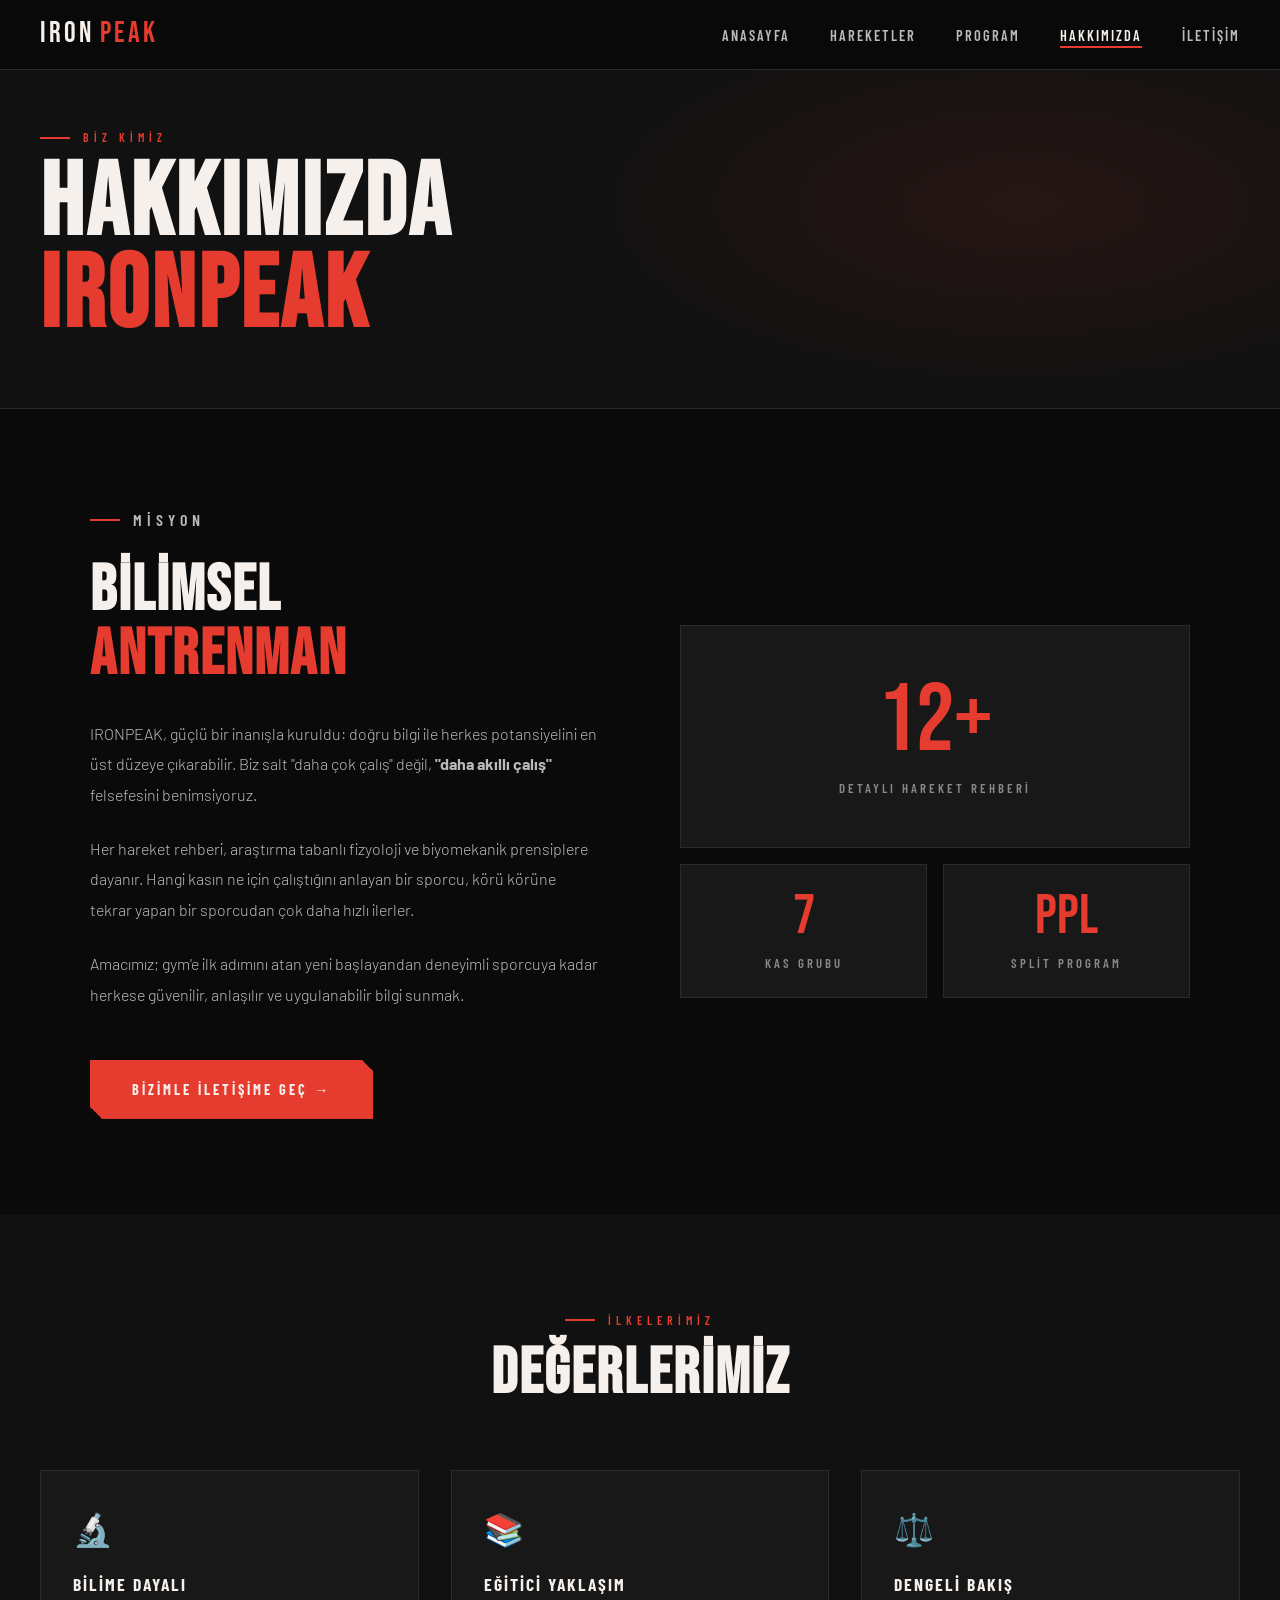
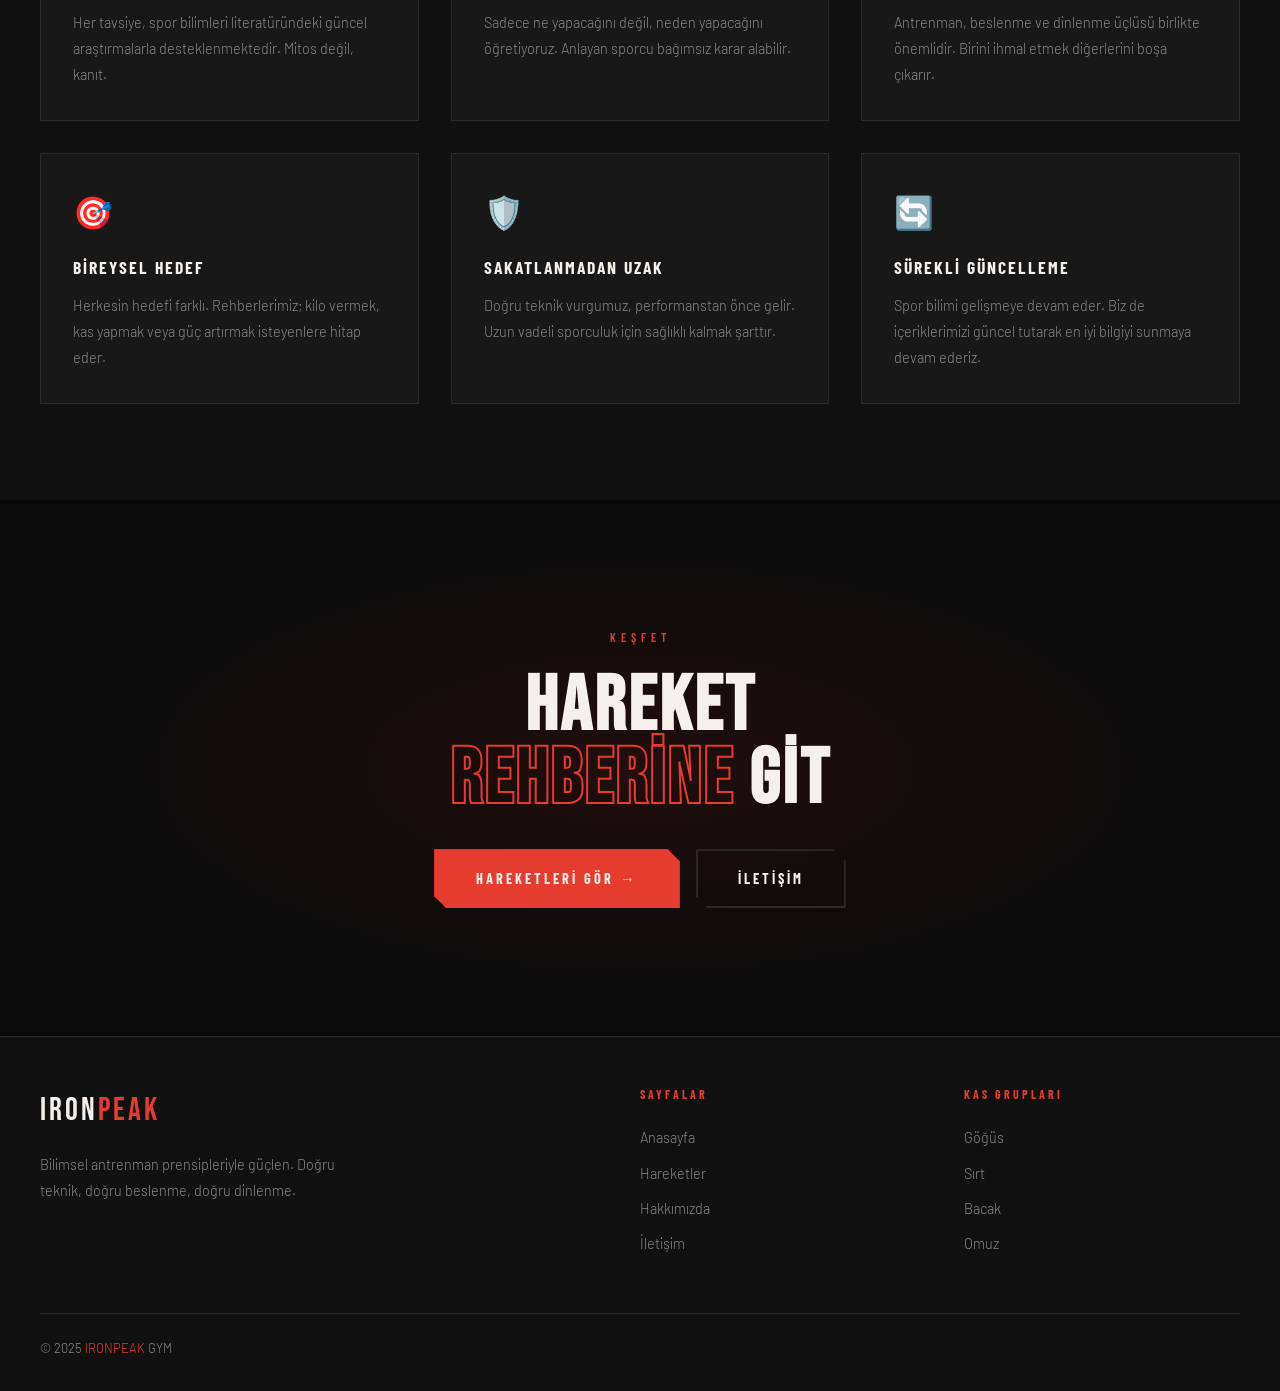
<file: pages/about.html>
<!DOCTYPE html>
<html lang="tr">
<head>
  <meta charset="UTF-8">
  <meta name="viewport" content="width=device-width, initial-scale=1.0">
  <title>Hakkımızda — IRONPEAK GYM</title>
  <meta name="description" content="IRONPEAK Gym hakkında bilgi. Misyonumuz, vizyonumuz ve fitness felsefemiz.">
  <link rel="stylesheet" href="../assets/css/style.css">
  <link rel="icon" type="image/png" href="favicon.png">
</head>
<body>

  <div class="scroll-progress" id="scrollProgress"></div>

  <!-- ── NAVBAR ── -->
  <nav class="navbar">
    <a href="../index.html" class="nav-logo">IRON<span>PEAK</span></a>
    <ul class="nav-links">
      <li><a href="../index.html">Anasayfa</a></li>
      <li><a href="../index.html#hareketler">Hareketler</a></li>
      <li><a href="../index.html#program">Program</a></li>
      <li><a href="about.html" class="active">Hakkımızda</a></li>
      <li><a href="contact.html">İletişim</a></li>
    </ul>
    <button class="hamburger" id="hamburger" aria-label="Menü">
      <span></span><span></span><span></span>
    </button>
  </nav>

  <div class="mobile-menu" id="mobileMenu">
    <ul>
      <li><a href="../index.html">Anasayfa</a></li>
      <li><a href="../index.html#hareketler">Hareketler</a></li>
      <li><a href="../index.html#program">Program</a></li>
      <li><a href="about.html">Hakkımızda</a></li>
      <li><a href="contact.html">İletişim</a></li>
    </ul>
  </div>

  <!-- ── PAGE HERO ── -->
  <div class="page-hero">
    <div class="page-hero-bg"></div>
    <div>
      <p class="section-label fade-up">Biz Kimiz</p>
      <h1 class="fade-up delay-1">HAKKIMIZDA<br><em>IRONPEAK</em></h1>
    </div>
  </div>

  <!-- ── MISSION ── -->
  <section style="background: var(--black);">
    <div class="about-grid">
      <div class="about-text">
        <p class="section-label">Misyon</p>
        <h2 class="section-title" style="margin-bottom:2rem;">BİLİMSEL<br><em>ANTRENMAN</em></h2>
        <p>IRONPEAK, güçlü bir inanışla kuruldu: doğru bilgi ile herkes potansiyelini en üst düzeye çıkarabilir. Biz salt "daha çok çalış" değil, <strong>"daha akıllı çalış"</strong> felsefesini benimsiyoruz.</p>
        <p>Her hareket rehberi, araştırma tabanlı fizyoloji ve biyomekanik prensiplere dayanır. Hangi kasın ne için çalıştığını anlayan bir sporcu, körü körüne tekrar yapan bir sporcudan çok daha hızlı ilerler.</p>
        <p>Amacımız; gym'e ilk adımını atan yeni başlayandan deneyimli sporcuya kadar herkese güvenilir, anlaşılır ve uygulanabilir bilgi sunmak.</p>
        <br>
        <a href="contact.html" class="btn-primary">Bizimle İletişime Geç →</a>
      </div>
      <div class="about-visual">
        <div class="about-card-big fade-up">
          <div class="big-num">12+</div>
          <div class="big-label">Detaylı Hareket Rehberi</div>
        </div>
        <div style="display:grid;grid-template-columns:1fr 1fr;gap:1rem;margin-top:1rem;">
          <div class="about-card-big fade-up delay-1" style="padding:1.5rem;">
            <div class="big-num" style="font-size:3.5rem;">7</div>
            <div class="big-label">Kas Grubu</div>
          </div>
          <div class="about-card-big fade-up delay-2" style="padding:1.5rem;">
            <div class="big-num" style="font-size:3.5rem;">PPL</div>
            <div class="big-label">Split Program</div>
          </div>
        </div>
      </div>
    </div>
  </section>

  <!-- ── VALUES ── -->
  <section style="background:var(--dark);">
    <div style="text-align:center;margin-bottom:4rem;">
      <p class="section-label" style="justify-content:center;">İlkelerimiz</p>
      <h2 class="section-title">DEĞERLERİMİZ</h2>
    </div>
    <div class="tips-grid">
      <div class="tip-card">
        <div class="tip-icon">🔬</div>
        <div class="tip-title">Bilime Dayalı</div>
        <div class="tip-text">Her tavsiye, spor bilimleri literatüründeki güncel araştırmalarla desteklenmektedir. Mitos değil, kanıt.</div>
      </div>
      <div class="tip-card">
        <div class="tip-icon">📚</div>
        <div class="tip-title">Eğitici Yaklaşım</div>
        <div class="tip-text">Sadece ne yapacağını değil, neden yapacağını öğretiyoruz. Anlayan sporcu bağımsız karar alabilir.</div>
      </div>
      <div class="tip-card">
        <div class="tip-icon">⚖️</div>
        <div class="tip-title">Dengeli Bakış</div>
        <div class="tip-text">Antrenman, beslenme ve dinlenme üçlüsü birlikte önemlidir. Birini ihmal etmek diğerlerini boşa çıkarır.</div>
      </div>
      <div class="tip-card">
        <div class="tip-icon">🎯</div>
        <div class="tip-title">Bireysel Hedef</div>
        <div class="tip-text">Herkesin hedefi farklı. Rehberlerimiz; kilo vermek, kas yapmak veya güç artırmak isteyenlere hitap eder.</div>
      </div>
      <div class="tip-card">
        <div class="tip-icon">🛡️</div>
        <div class="tip-title">Sakatlanmadan Uzak</div>
        <div class="tip-text">Doğru teknik vurgumuz, performanstan önce gelir. Uzun vadeli sporculuk için sağlıklı kalmak şarttır.</div>
      </div>
      <div class="tip-card">
        <div class="tip-icon">🔄</div>
        <div class="tip-title">Sürekli Güncelleme</div>
        <div class="tip-text">Spor bilimi gelişmeye devam eder. Biz de içeriklerimizi güncel tutarak en iyi bilgiyi sunmaya devam ederiz.</div>
      </div>
    </div>
  </section>

  <!-- ── CTA ── -->
  <section class="cta-section">
    <p class="section-label">Keşfet</p>
    <h2 class="cta-title" style="font-size:clamp(2.5rem,6vw,5rem);">HAREKET<br><em>REHBERİNE</em> GİT</h2>
    <div class="cta-btns">
      <a href="../index.html#hareketler" class="btn-primary">Hareketleri Gör →</a>
      <a href="contact.html" class="btn-outline">İletişim</a>
    </div>
  </section>

  <!-- ── FOOTER ── -->
  <footer>
    <div class="footer-grid">
      <div>
        <div class="footer-logo">IRON<span>PEAK</span></div>
        <p class="footer-about">Bilimsel antrenman prensipleriyle güçlen. Doğru teknik, doğru beslenme, doğru dinlenme.</p>
      </div>
      <div>
        <div class="footer-col-title">Sayfalar</div>
        <ul class="footer-links">
          <li><a href="../index.html">Anasayfa</a></li>
          <li><a href="../index.html#hareketler">Hareketler</a></li>
          <li><a href="about.html">Hakkımızda</a></li>
          <li><a href="contact.html">İletişim</a></li>
        </ul>
      </div>
      <div>
        <div class="footer-col-title">Kas Grupları</div>
        <ul class="footer-links">
          <li><a href="../index.html#hareketler">Göğüs</a></li>
          <li><a href="../index.html#hareketler">Sırt</a></li>
          <li><a href="../index.html#hareketler">Bacak</a></li>
          <li><a href="../index.html#hareketler">Omuz</a></li>
        </ul>
      </div>
    </div>
    <div class="footer-bottom">
      <p class="footer-copy">© 2025 <span>IRONPEAK</span> GYM</p>
    </div>
  </footer>

  <script src="../assets/js/java.js"></script>
</body>
</html>
</file>
<file: assets/css/style.css>
@import url('https://fonts.googleapis.com/css2?family=Bebas+Neue&family=Barlow:ital,wght@0,300;0,400;0,600;0,700;1,300&family=Barlow+Condensed:wght@400;600;700&display=swap');

:root {
  --black: #0a0a0a;
  --dark: #111111;
  --card: #181818;
  --border: #2a2a2a;
  --red: #e63c2f;
  --red-dark: #b52d22;
  --red-glow: rgba(230, 60, 47, 0.25);
  --white: #f5f0eb;
  --gray: #888888;
  --gray-light: #bbbbbb;
  --accent: #f0a500;
}

*, *::before, *::after { box-sizing: border-box; margin: 0; padding: 0; }

html { scroll-behavior: smooth; }

body {
  background: var(--black);
  color: var(--white);
  font-family: 'Barlow', sans-serif;
  font-weight: 300;
  line-height: 1.6;
  overflow-x: hidden;
}

/* ── SCROLLBAR ── */
::-webkit-scrollbar { width: 4px; }
::-webkit-scrollbar-track { background: var(--dark); }
::-webkit-scrollbar-thumb { background: var(--red); border-radius: 2px; }

/* ── NAVBAR ── */
.navbar {
  position: fixed;
  top: 0; left: 0; right: 0;
  z-index: 1000;
  display: flex;
  align-items: center;
  justify-content: space-between;
  padding: 0 2.5rem;
  height: 70px;
  background: rgba(10,10,10,0.95);
  backdrop-filter: blur(12px);
  border-bottom: 1px solid var(--border);
  transition: all 0.3s;
}

.navbar.scrolled {
  height: 58px;
  border-bottom-color: var(--red);
}

.nav-logo {
  font-family: 'Bebas Neue', sans-serif;
  font-size: 1.8rem;
  letter-spacing: 3px;
  color: var(--white);
  text-decoration: none;
  display: flex;
  align-items: center;
  gap: 0.4rem;
}

.nav-logo span { color: var(--red); }

.nav-links {
  display: flex;
  list-style: none;
  gap: 2.5rem;
  align-items: center;
}

.nav-links a {
  color: var(--gray-light);
  text-decoration: none;
  font-family: 'Barlow Condensed', sans-serif;
  font-size: 0.9rem;
  font-weight: 600;
  letter-spacing: 2px;
  text-transform: uppercase;
  position: relative;
  transition: color 0.3s;
}

.nav-links a::after {
  content: '';
  position: absolute;
  bottom: -4px; left: 0;
  width: 0; height: 2px;
  background: var(--red);
  transition: width 0.3s;
}

.nav-links a:hover,
.nav-links a.active { color: var(--white); }
.nav-links a:hover::after,
.nav-links a.active::after { width: 100%; }

/* hamburger */
.hamburger {
  display: none;
  flex-direction: column;
  gap: 5px;
  cursor: pointer;
  padding: 6px;
  background: none;
  border: none;
}

.hamburger span {
  display: block;
  width: 26px; height: 2px;
  background: var(--white);
  border-radius: 2px;
  transition: all 0.35s cubic-bezier(0.23, 1, 0.32, 1);
}

.hamburger.open span:nth-child(1) { transform: translateY(7px) rotate(45deg); }
.hamburger.open span:nth-child(2) { opacity: 0; transform: scaleX(0); }
.hamburger.open span:nth-child(3) { transform: translateY(-7px) rotate(-45deg); }

.mobile-menu {
  display: none;
  position: fixed;
  top: 70px; left: 0; right: 0;
  background: rgba(10,10,10,0.98);
  backdrop-filter: blur(20px);
  border-bottom: 2px solid var(--red);
  z-index: 999;
  padding: 1.5rem 2rem 2rem;
  transform: translateY(-110%);
  transition: transform 0.4s cubic-bezier(0.23, 1, 0.32, 1);
}

.mobile-menu.open { transform: translateY(0); }

.mobile-menu ul { list-style: none; }

.mobile-menu li {
  border-bottom: 1px solid var(--border);
}

.mobile-menu a {
  display: block;
  padding: 1rem 0;
  color: var(--gray-light);
  text-decoration: none;
  font-family: 'Barlow Condensed', sans-serif;
  font-size: 1.2rem;
  font-weight: 600;
  letter-spacing: 3px;
  text-transform: uppercase;
  transition: color 0.3s, padding-left 0.3s;
}

.mobile-menu a:hover {
  color: var(--red);
  padding-left: 1rem;
}

/* ── HERO ── */
.hero {
  min-height: 100vh;
  display: flex;
  align-items: center;
  position: relative;
  overflow: hidden;
  padding-top: 70px;
}

.hero-bg {
  position: absolute;
  inset: 0;
  background:
    radial-gradient(ellipse 80% 60% at 70% 50%, rgba(230,60,47,0.12) 0%, transparent 60%),
    repeating-linear-gradient(
      0deg,
      transparent,
      transparent 60px,
      rgba(255,255,255,0.015) 60px,
      rgba(255,255,255,0.015) 61px
    ),
    repeating-linear-gradient(
      90deg,
      transparent,
      transparent 60px,
      rgba(255,255,255,0.015) 60px,
      rgba(255,255,255,0.015) 61px
    );
}

.hero-content {
  position: relative;
  z-index: 1;
  padding: 0 2.5rem;
  max-width: 900px;
}

.hero-tag {
  font-family: 'Barlow Condensed', sans-serif;
  font-size: 0.8rem;
  font-weight: 600;
  letter-spacing: 5px;
  text-transform: uppercase;
  color: var(--red);
  margin-bottom: 1.5rem;
  display: flex;
  align-items: center;
  gap: 0.8rem;
}

.hero-tag::before {
  content: '';
  width: 40px; height: 2px;
  background: var(--red);
}

.hero h1 {
  font-family: 'Bebas Neue', sans-serif;
  font-size: clamp(4rem, 12vw, 9rem);
  line-height: 0.9;
  letter-spacing: 2px;
  margin-bottom: 2rem;
}

.hero h1 .line-red { color: var(--red); }
.hero h1 .line-outline {
  -webkit-text-stroke: 2px var(--white);
  color: transparent;
}

.hero-sub {
  font-size: 1.1rem;
  color: var(--gray-light);
  max-width: 480px;
  margin-bottom: 3rem;
  line-height: 1.8;
}

.btn-primary {
  display: inline-flex;
  align-items: center;
  gap: 0.75rem;
  padding: 1rem 2.5rem;
  background: var(--red);
  color: var(--white);
  text-decoration: none;
  font-family: 'Barlow Condensed', sans-serif;
  font-size: 0.9rem;
  font-weight: 700;
  letter-spacing: 3px;
  text-transform: uppercase;
  border: 2px solid var(--red);
  transition: all 0.3s;
  clip-path: polygon(0 0, calc(100% - 12px) 0, 100% 12px, 100% 100%, 12px 100%, 0 calc(100% - 12px));
}

.btn-primary:hover {
  background: transparent;
  color: var(--red);
  box-shadow: 0 0 30px var(--red-glow);
}

.btn-outline {
  display: inline-flex;
  align-items: center;
  gap: 0.75rem;
  padding: 1rem 2.5rem;
  background: transparent;
  color: var(--white);
  text-decoration: none;
  font-family: 'Barlow Condensed', sans-serif;
  font-size: 0.9rem;
  font-weight: 700;
  letter-spacing: 3px;
  text-transform: uppercase;
  border: 2px solid var(--border);
  transition: all 0.3s;
  clip-path: polygon(0 0, calc(100% - 12px) 0, 100% 12px, 100% 100%, 12px 100%, 0 calc(100% - 12px));
}

.btn-outline:hover {
  border-color: var(--white);
  box-shadow: 0 0 20px rgba(245,240,235,0.1);
}

.hero-stats {
  display: flex;
  gap: 3rem;
  margin-top: 4rem;
  padding-top: 3rem;
  border-top: 1px solid var(--border);
}

.stat-item { text-align: left; }

.stat-num {
  font-family: 'Bebas Neue', sans-serif;
  font-size: 2.5rem;
  color: var(--white);
  line-height: 1;
}

.stat-num span { color: var(--red); }

.stat-label {
  font-family: 'Barlow Condensed', sans-serif;
  font-size: 0.75rem;
  letter-spacing: 2px;
  text-transform: uppercase;
  color: var(--gray);
  margin-top: 0.25rem;
}

/* ── SECTION COMMON ── */
section { padding: 6rem 2.5rem; }

.section-label {
  font-family: 'Barlow Condensed', sans-serif;
  font-size: 0.75rem;
  font-weight: 600;
  letter-spacing: 5px;
  text-transform: uppercase;
  color: var(--red);
  margin-bottom: 0.75rem;
  display: flex;
  align-items: center;
  gap: 0.8rem;
}

.section-label::before {
  content: '';
  width: 30px; height: 2px;
  background: var(--red);
}

.section-title {
  font-family: 'Bebas Neue', sans-serif;
  font-size: clamp(2.5rem, 5vw, 4rem);
  letter-spacing: 2px;
  line-height: 1;
  margin-bottom: 1rem;
}

.section-title em {
  font-style: normal;
  color: var(--red);
}

.section-desc {
  color: var(--gray);
  max-width: 500px;
  font-size: 1rem;
  line-height: 1.8;
}

/* ── MUSCLE GROUPS ── */
.muscle-section { background: var(--dark); }

.muscle-header {
  display: flex;
  align-items: flex-end;
  justify-content: space-between;
  flex-wrap: wrap;
  gap: 2rem;
  margin-bottom: 4rem;
}

.filter-tabs {
  display: flex;
  gap: 0.5rem;
  flex-wrap: wrap;
}

.filter-btn {
  padding: 0.5rem 1.2rem;
  background: transparent;
  border: 1px solid var(--border);
  color: var(--gray);
  font-family: 'Barlow Condensed', sans-serif;
  font-size: 0.8rem;
  font-weight: 600;
  letter-spacing: 2px;
  text-transform: uppercase;
  cursor: pointer;
  transition: all 0.3s;
}

.filter-btn:hover,
.filter-btn.active {
  background: var(--red);
  border-color: var(--red);
  color: var(--white);
}

/* Body diagram */
.body-diagram-section {
  display: grid;
  grid-template-columns: 1fr 320px;
  gap: 4rem;
  align-items: start;
}

.exercises-grid {
  display: grid;
  grid-template-columns: repeat(auto-fill, minmax(280px, 1fr));
  gap: 1.5rem;
}

.exercise-card {
  background: var(--card);
  border: 1px solid var(--border);
  padding: 1.75rem;
  cursor: pointer;
  position: relative;
  overflow: hidden;
  transition: all 0.3s;
  clip-path: polygon(0 0, calc(100% - 10px) 0, 100% 10px, 100% 100%, 0 100%);
}

.exercise-card::before {
  content: '';
  position: absolute;
  top: 0; left: 0;
  width: 3px; height: 100%;
  background: var(--red);
  transform: scaleY(0);
  transform-origin: bottom;
  transition: transform 0.3s;
}

.exercise-card:hover {
  border-color: var(--red);
  transform: translateY(-3px);
  box-shadow: 0 10px 40px rgba(0,0,0,0.5), 0 0 20px var(--red-glow);
}

.exercise-card:hover::before { transform: scaleY(1); }

.exercise-card.hidden { display: none; }

.card-muscle {
  font-family: 'Barlow Condensed', sans-serif;
  font-size: 0.7rem;
  font-weight: 600;
  letter-spacing: 3px;
  text-transform: uppercase;
  color: var(--red);
  margin-bottom: 0.5rem;
}

.card-name {
  font-family: 'Bebas Neue', sans-serif;
  font-size: 1.5rem;
  letter-spacing: 2px;
  color: var(--white);
  margin-bottom: 0.75rem;
  line-height: 1;
}

.card-desc {
  font-size: 0.9rem;
  color: var(--gray);
  line-height: 1.7;
  margin-bottom: 1.25rem;
}

.card-muscles-list {
  display: flex;
  flex-wrap: wrap;
  gap: 0.4rem;
}

.muscle-tag {
  padding: 0.25rem 0.7rem;
  border: 1px solid var(--border);
  font-family: 'Barlow Condensed', sans-serif;
  font-size: 0.7rem;
  font-weight: 600;
  letter-spacing: 1px;
  text-transform: uppercase;
  color: var(--gray-light);
  transition: all 0.2s;
}

.exercise-card:hover .muscle-tag {
  border-color: rgba(230,60,47,0.4);
  color: var(--white);
}

.muscle-tag.primary {
  background: rgba(230,60,47,0.15);
  border-color: rgba(230,60,47,0.5);
  color: var(--red);
}

/* Body SVG panel */
.body-panel {
  position: sticky;
  top: 100px;
}

.body-panel-title {
  font-family: 'Barlow Condensed', sans-serif;
  font-size: 0.75rem;
  font-weight: 600;
  letter-spacing: 3px;
  text-transform: uppercase;
  color: var(--gray);
  margin-bottom: 1.5rem;
  text-align: center;
}

.body-svg-container {
  background: var(--card);
  border: 1px solid var(--border);
  padding: 2rem 1rem;
  text-align: center;
}

.body-svg-container svg {
  width: 100%;
  max-width: 240px;
  height: auto;
}

.body-part {
  fill: #333;
  stroke: #555;
  stroke-width: 1;
  transition: fill 0.4s, filter 0.4s;
  cursor: pointer;
}

.body-part:hover { fill: #555; }
.body-part.active {
  fill: var(--red);
  filter: drop-shadow(0 0 8px rgba(230,60,47,0.6));
}

.body-legend {
  margin-top: 1.5rem;
  display: flex;
  justify-content: center;
  gap: 1.5rem;
}

.legend-item {
  display: flex;
  align-items: center;
  gap: 0.5rem;
  font-family: 'Barlow Condensed', sans-serif;
  font-size: 0.7rem;
  font-weight: 600;
  letter-spacing: 1px;
  text-transform: uppercase;
  color: var(--gray);
}

.legend-dot {
  width: 10px; height: 10px;
  border-radius: 50%;
}

.legend-dot.active { background: var(--red); }
.legend-dot.inactive { background: #333; border: 1px solid #555; }

/* ── TIPS SECTION ── */
.tips-section { background: var(--black); }

.tips-grid {
  display: grid;
  grid-template-columns: repeat(auto-fill, minmax(300px, 1fr));
  gap: 2rem;
  margin-top: 3rem;
}

.tip-card {
  background: var(--card);
  border: 1px solid var(--border);
  padding: 2rem;
  position: relative;
  overflow: hidden;
  transition: border-color 0.3s;
}

.tip-card:hover { border-color: rgba(230,60,47,0.5); }

.tip-num {
  font-family: 'Bebas Neue', sans-serif;
  font-size: 5rem;
  color: rgba(255,255,255,0.04);
  position: absolute;
  top: -0.5rem; right: 1rem;
  line-height: 1;
  user-select: none;
}

.tip-icon {
  font-size: 2rem;
  margin-bottom: 1rem;
}

.tip-title {
  font-family: 'Barlow Condensed', sans-serif;
  font-size: 1.1rem;
  font-weight: 700;
  letter-spacing: 2px;
  text-transform: uppercase;
  color: var(--white);
  margin-bottom: 0.75rem;
}

.tip-text {
  font-size: 0.9rem;
  color: var(--gray);
  line-height: 1.8;
}

/* ── SPLIT SECTION ── */
.split-section {
  background: var(--dark);
  border-top: 1px solid var(--border);
  border-bottom: 1px solid var(--border);
}

.split-header {
  text-align: center;
  margin-bottom: 4rem;
}

.split-header .section-label { justify-content: center; }
.split-header .section-label::before { display: none; }

.split-grid {
  display: grid;
  grid-template-columns: repeat(auto-fill, minmax(240px, 1fr));
  gap: 1.5rem;
}

.split-card {
  border: 1px solid var(--border);
  padding: 2rem;
  text-align: center;
  transition: all 0.3s;
  position: relative;
  overflow: hidden;
}

.split-card::after {
  content: '';
  position: absolute;
  bottom: 0; left: 0; right: 0;
  height: 3px;
  background: var(--red);
  transform: scaleX(0);
  transition: transform 0.3s;
}

.split-card:hover { background: rgba(230,60,47,0.05); border-color: var(--red); }
.split-card:hover::after { transform: scaleX(1); }

.split-day {
  font-family: 'Bebas Neue', sans-serif;
  font-size: 0.8rem;
  letter-spacing: 4px;
  color: var(--red);
  margin-bottom: 0.5rem;
}

.split-name {
  font-family: 'Bebas Neue', sans-serif;
  font-size: 1.8rem;
  letter-spacing: 2px;
  color: var(--white);
  margin-bottom: 1rem;
}

.split-muscles {
  display: flex;
  flex-wrap: wrap;
  justify-content: center;
  gap: 0.4rem;
}

.split-tag {
  font-family: 'Barlow Condensed', sans-serif;
  font-size: 0.7rem;
  font-weight: 600;
  letter-spacing: 1px;
  text-transform: uppercase;
  color: var(--gray);
  padding: 0.2rem 0.6rem;
  border: 1px solid var(--border);
}

/* ── CTA SECTION ── */
.cta-section {
  background: var(--black);
  text-align: center;
  padding: 8rem 2.5rem;
  position: relative;
  overflow: hidden;
}

.cta-section::before {
  content: '';
  position: absolute;
  inset: 0;
  background: radial-gradient(ellipse 60% 60% at 50% 50%, rgba(230,60,47,0.1), transparent 70%);
}

.cta-section .section-label { justify-content: center; }
.cta-section .section-label::before { display: none; }

.cta-title {
  font-family: 'Bebas Neue', sans-serif;
  font-size: clamp(3rem, 8vw, 7rem);
  letter-spacing: 3px;
  line-height: 0.95;
  margin: 1.5rem auto 2rem;
  position: relative;
}

.cta-title em {
  font-style: normal;
  -webkit-text-stroke: 2px var(--red);
  color: transparent;
}

.cta-btns {
  display: flex;
  gap: 1rem;
  justify-content: center;
  flex-wrap: wrap;
  position: relative;
}

/* ── FOOTER ── */
footer {
  background: var(--dark);
  border-top: 1px solid var(--border);
  padding: 3rem 2.5rem 2rem;
}

.footer-grid {
  display: grid;
  grid-template-columns: 2fr 1fr 1fr;
  gap: 3rem;
  margin-bottom: 3rem;
}

.footer-logo {
  font-family: 'Bebas Neue', sans-serif;
  font-size: 2rem;
  letter-spacing: 3px;
  margin-bottom: 1rem;
}

.footer-logo span { color: var(--red); }

.footer-about {
  font-size: 0.9rem;
  color: var(--gray);
  line-height: 1.8;
  max-width: 320px;
}

.footer-col-title {
  font-family: 'Barlow Condensed', sans-serif;
  font-size: 0.75rem;
  font-weight: 700;
  letter-spacing: 3px;
  text-transform: uppercase;
  color: var(--red);
  margin-bottom: 1.25rem;
}

.footer-links { list-style: none; }

.footer-links li { margin-bottom: 0.6rem; }

.footer-links a {
  color: var(--gray);
  text-decoration: none;
  font-size: 0.9rem;
  transition: color 0.2s;
}

.footer-links a:hover { color: var(--white); }

.footer-bottom {
  border-top: 1px solid var(--border);
  padding-top: 1.5rem;
  display: flex;
  justify-content: space-between;
  align-items: center;
  flex-wrap: wrap;
  gap: 1rem;
}

.footer-copy {
  font-size: 0.8rem;
  color: var(--gray);
}

.footer-copy span { color: var(--red); }

/* ── MODAL ── */
.modal-overlay {
  position: fixed;
  inset: 0;
  background: rgba(0,0,0,0.85);
  backdrop-filter: blur(8px);
  z-index: 2000;
  display: flex;
  align-items: center;
  justify-content: center;
  padding: 2rem;
  opacity: 0;
  pointer-events: none;
  transition: opacity 0.3s;
}

.modal-overlay.open {
  opacity: 1;
  pointer-events: all;
}

.modal {
  background: var(--card);
  border: 1px solid var(--red);
  max-width: 600px;
  width: 100%;
  max-height: 80vh;
  overflow-y: auto;
  padding: 2.5rem;
  position: relative;
  transform: scale(0.9) translateY(20px);
  transition: transform 0.3s;
  clip-path: polygon(0 0, calc(100% - 20px) 0, 100% 20px, 100% 100%, 20px 100%, 0 calc(100% - 20px));
}

.modal-overlay.open .modal { transform: scale(1) translateY(0); }

.modal-close {
  position: absolute;
  top: 1rem; right: 1rem;
  background: none;
  border: 1px solid var(--border);
  color: var(--gray);
  width: 32px; height: 32px;
  font-size: 1.2rem;
  cursor: pointer;
  display: flex;
  align-items: center;
  justify-content: center;
  transition: all 0.2s;
}

.modal-close:hover { border-color: var(--red); color: var(--red); }

.modal-muscle {
  font-family: 'Barlow Condensed', sans-serif;
  font-size: 0.75rem;
  font-weight: 600;
  letter-spacing: 3px;
  text-transform: uppercase;
  color: var(--red);
  margin-bottom: 0.5rem;
}

.modal-title {
  font-family: 'Bebas Neue', sans-serif;
  font-size: 2.5rem;
  letter-spacing: 3px;
  margin-bottom: 1.5rem;
}

.modal-section-title {
  font-family: 'Barlow Condensed', sans-serif;
  font-size: 0.75rem;
  font-weight: 700;
  letter-spacing: 3px;
  text-transform: uppercase;
  color: var(--gray);
  margin: 1.5rem 0 0.75rem;
  border-bottom: 1px solid var(--border);
  padding-bottom: 0.5rem;
}

.modal-steps { list-style: none; counter-reset: steps; }

.modal-steps li {
  counter-increment: steps;
  padding: 0.6rem 0 0.6rem 2.5rem;
  position: relative;
  font-size: 0.95rem;
  color: var(--gray-light);
  line-height: 1.6;
  border-bottom: 1px solid rgba(255,255,255,0.04);
}

.modal-steps li::before {
  content: counter(steps);
  position: absolute;
  left: 0;
  font-family: 'Bebas Neue', sans-serif;
  font-size: 1rem;
  color: var(--red);
  line-height: 1.6;
}

.modal-tags { display: flex; flex-wrap: wrap; gap: 0.5rem; margin-top: 1rem; }

/* ── ABOUT PAGE ── */
.page-hero {
  min-height: 40vh;
  display: flex;
  align-items: flex-end;
  padding: 8rem 2.5rem 4rem;
  position: relative;
  overflow: hidden;
  background: var(--dark);
  border-bottom: 1px solid var(--border);
}

.page-hero-bg {
  position: absolute;
  inset: 0;
  background: radial-gradient(ellipse 60% 80% at 80% 50%, rgba(230,60,47,0.1), transparent 60%);
}

.page-hero h1 {
  font-family: 'Bebas Neue', sans-serif;
  font-size: clamp(3rem, 8vw, 7rem);
  letter-spacing: 3px;
  line-height: 0.9;
  position: relative;
}

.page-hero h1 em {
  font-style: normal;
  color: var(--red);
}

.about-grid {
  display: grid;
  grid-template-columns: 1fr 1fr;
  gap: 5rem;
  align-items: center;
  max-width: 1100px;
  margin: 0 auto;
}

.about-text p {
  color: var(--gray-light);
  font-size: 1rem;
  line-height: 1.9;
  margin-bottom: 1.5rem;
}

.about-visual {
  position: relative;
}

.about-card-big {
  background: var(--card);
  border: 1px solid var(--border);
  padding: 3rem;
  text-align: center;
}

.about-card-big .big-num {
  font-family: 'Bebas Neue', sans-serif;
  font-size: 6rem;
  color: var(--red);
  line-height: 1;
}

.about-card-big .big-label {
  font-family: 'Barlow Condensed', sans-serif;
  font-size: 0.8rem;
  font-weight: 600;
  letter-spacing: 3px;
  text-transform: uppercase;
  color: var(--gray);
  margin-top: 0.5rem;
}

/* ── CONTACT PAGE ── */
.contact-grid {
  display: grid;
  grid-template-columns: 1fr 1.2fr;
  gap: 5rem;
  max-width: 1000px;
  margin: 0 auto;
}

.contact-info-item {
  display: flex;
  gap: 1.25rem;
  margin-bottom: 2rem;
}

.contact-icon {
  width: 48px; height: 48px;
  background: rgba(230,60,47,0.1);
  border: 1px solid rgba(230,60,47,0.3);
  display: flex;
  align-items: center;
  justify-content: center;
  font-size: 1.2rem;
  flex-shrink: 0;
}

.contact-info-item h4 {
  font-family: 'Barlow Condensed', sans-serif;
  font-size: 0.75rem;
  font-weight: 700;
  letter-spacing: 3px;
  text-transform: uppercase;
  color: var(--red);
  margin-bottom: 0.25rem;
}

.contact-info-item p {
  font-size: 0.95rem;
  color: var(--gray-light);
}

.form-group { margin-bottom: 1.5rem; }

.form-group label {
  display: block;
  font-family: 'Barlow Condensed', sans-serif;
  font-size: 0.75rem;
  font-weight: 700;
  letter-spacing: 2px;
  text-transform: uppercase;
  color: var(--gray);
  margin-bottom: 0.6rem;
}

.form-group input,
.form-group textarea,
.form-group select {
  width: 100%;
  background: var(--card);
  border: 1px solid var(--border);
  color: var(--white);
  padding: 0.9rem 1.1rem;
  font-family: 'Barlow', sans-serif;
  font-size: 0.95rem;
  outline: none;
  transition: border-color 0.3s;
  appearance: none;
}

.form-group input:focus,
.form-group textarea:focus,
.form-group select:focus {
  border-color: var(--red);
}

.form-group textarea { min-height: 130px; resize: vertical; }

.form-row { display: grid; grid-template-columns: 1fr 1fr; gap: 1rem; }

/* ── RESPONSIVE ── */
@media (max-width: 1024px) {
  .body-diagram-section { grid-template-columns: 1fr; }
  .body-panel { position: static; display: none; }
  .footer-grid { grid-template-columns: 1fr 1fr; }
}

@media (max-width: 768px) {
  .navbar { padding: 0 1.5rem; }
  .nav-links { display: none; }
  .hamburger { display: flex; }
  .mobile-menu { display: block; }
  section { padding: 4rem 1.5rem; }
  .hero-content { padding: 0 1.5rem; }
  .hero-stats { gap: 2rem; flex-wrap: wrap; }
  .about-grid { grid-template-columns: 1fr; gap: 3rem; }
  .contact-grid { grid-template-columns: 1fr; gap: 3rem; }
  .footer-grid { grid-template-columns: 1fr; gap: 2rem; }
  .footer-about { max-width: 100%; }
  .cta-btns { flex-direction: column; align-items: center; }
  .form-row { grid-template-columns: 1fr; }
  .modal { padding: 2rem 1.5rem; }
}

@media (max-width: 480px) {
  .hero h1 { font-size: clamp(3rem, 15vw, 5rem); }
  .stat-num { font-size: 2rem; }
  .hero-stats { gap: 1.5rem; }
  .muscle-header { flex-direction: column; align-items: flex-start; }
}

/* ── ANIMATIONS ── */
@keyframes fadeUp {
  from { opacity: 0; transform: translateY(30px); }
  to   { opacity: 1; transform: translateY(0); }
}

.fade-up {
  opacity: 0;
  animation: fadeUp 0.7s ease forwards;
}

.delay-1 { animation-delay: 0.1s; }
.delay-2 { animation-delay: 0.2s; }
.delay-3 { animation-delay: 0.3s; }
.delay-4 { animation-delay: 0.4s; }
.delay-5 { animation-delay: 0.5s; }

/* ── PROGRESS BAR ── */
.scroll-progress {
  position: fixed;
  top: 0; left: 0;
  height: 3px;
  background: var(--red);
  z-index: 9999;
  transition: width 0.1s linear;
  box-shadow: 0 0 10px var(--red-glow);
}
</file>
